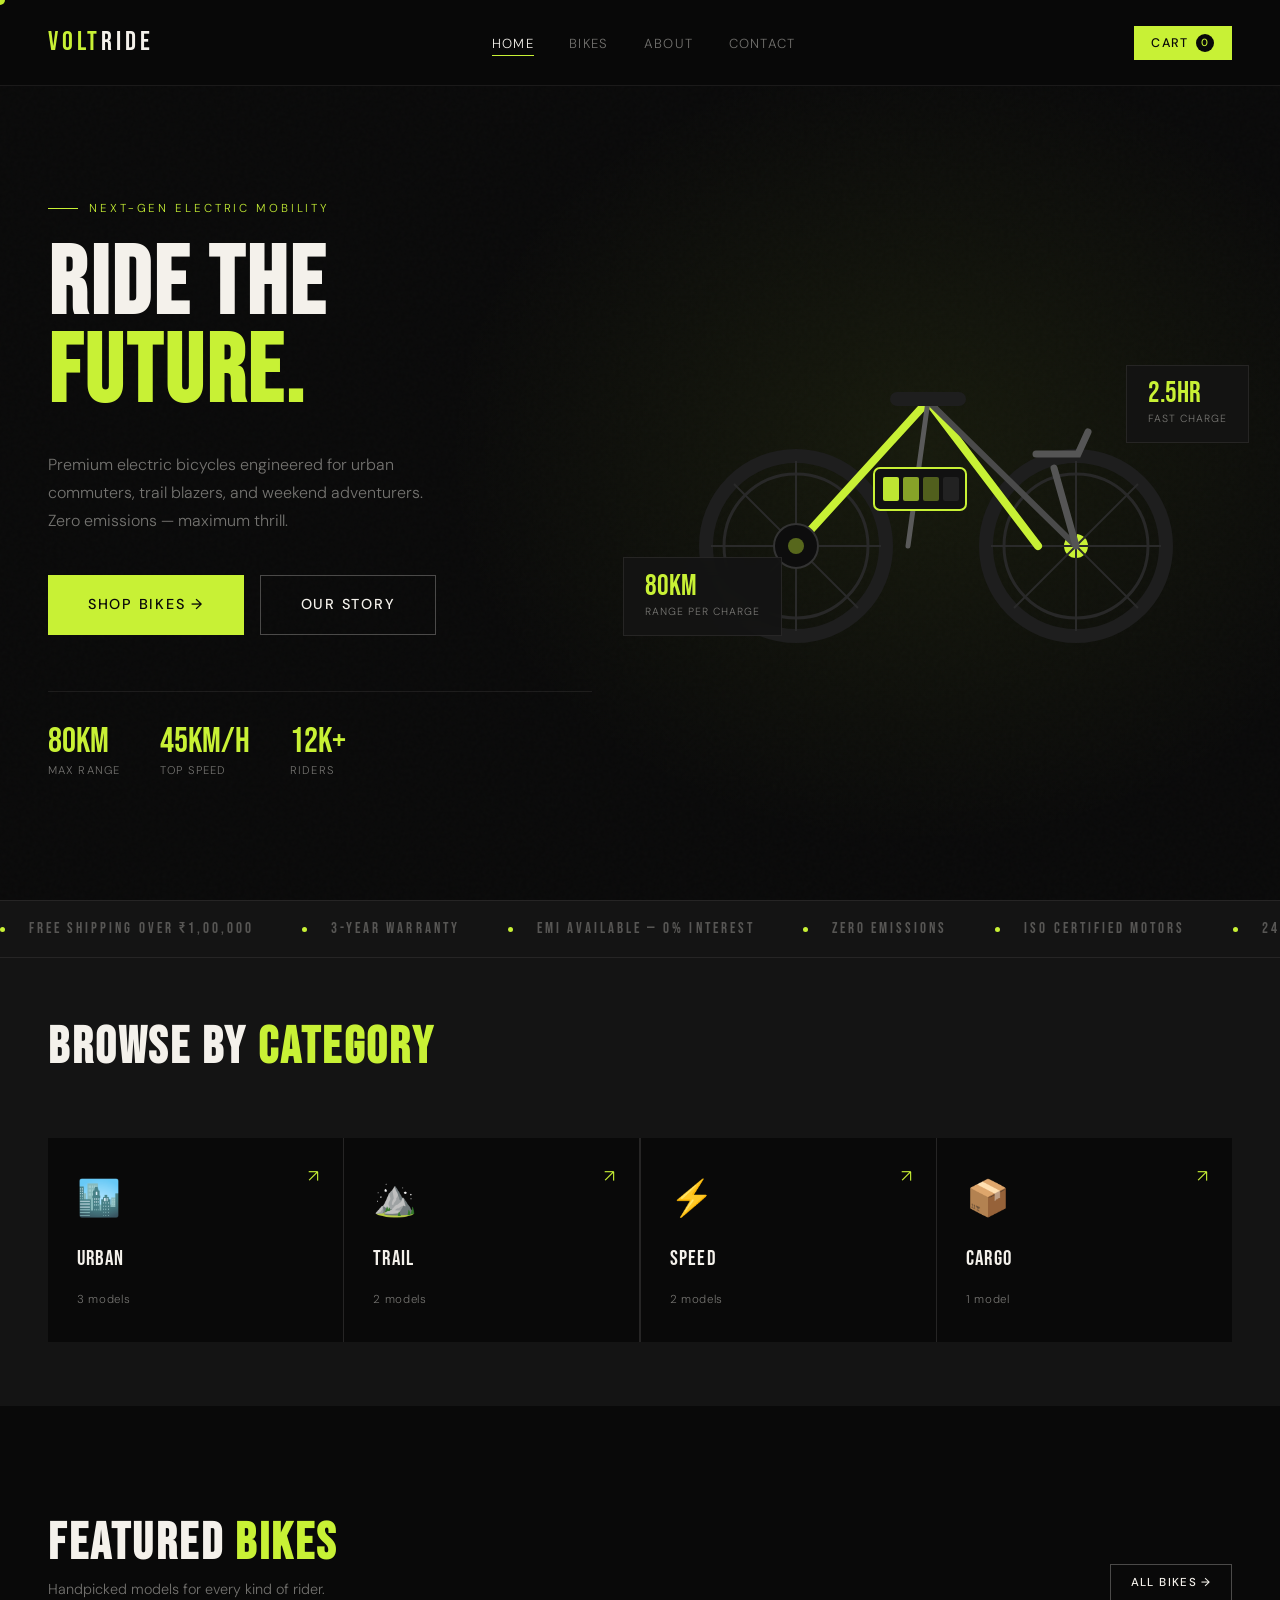
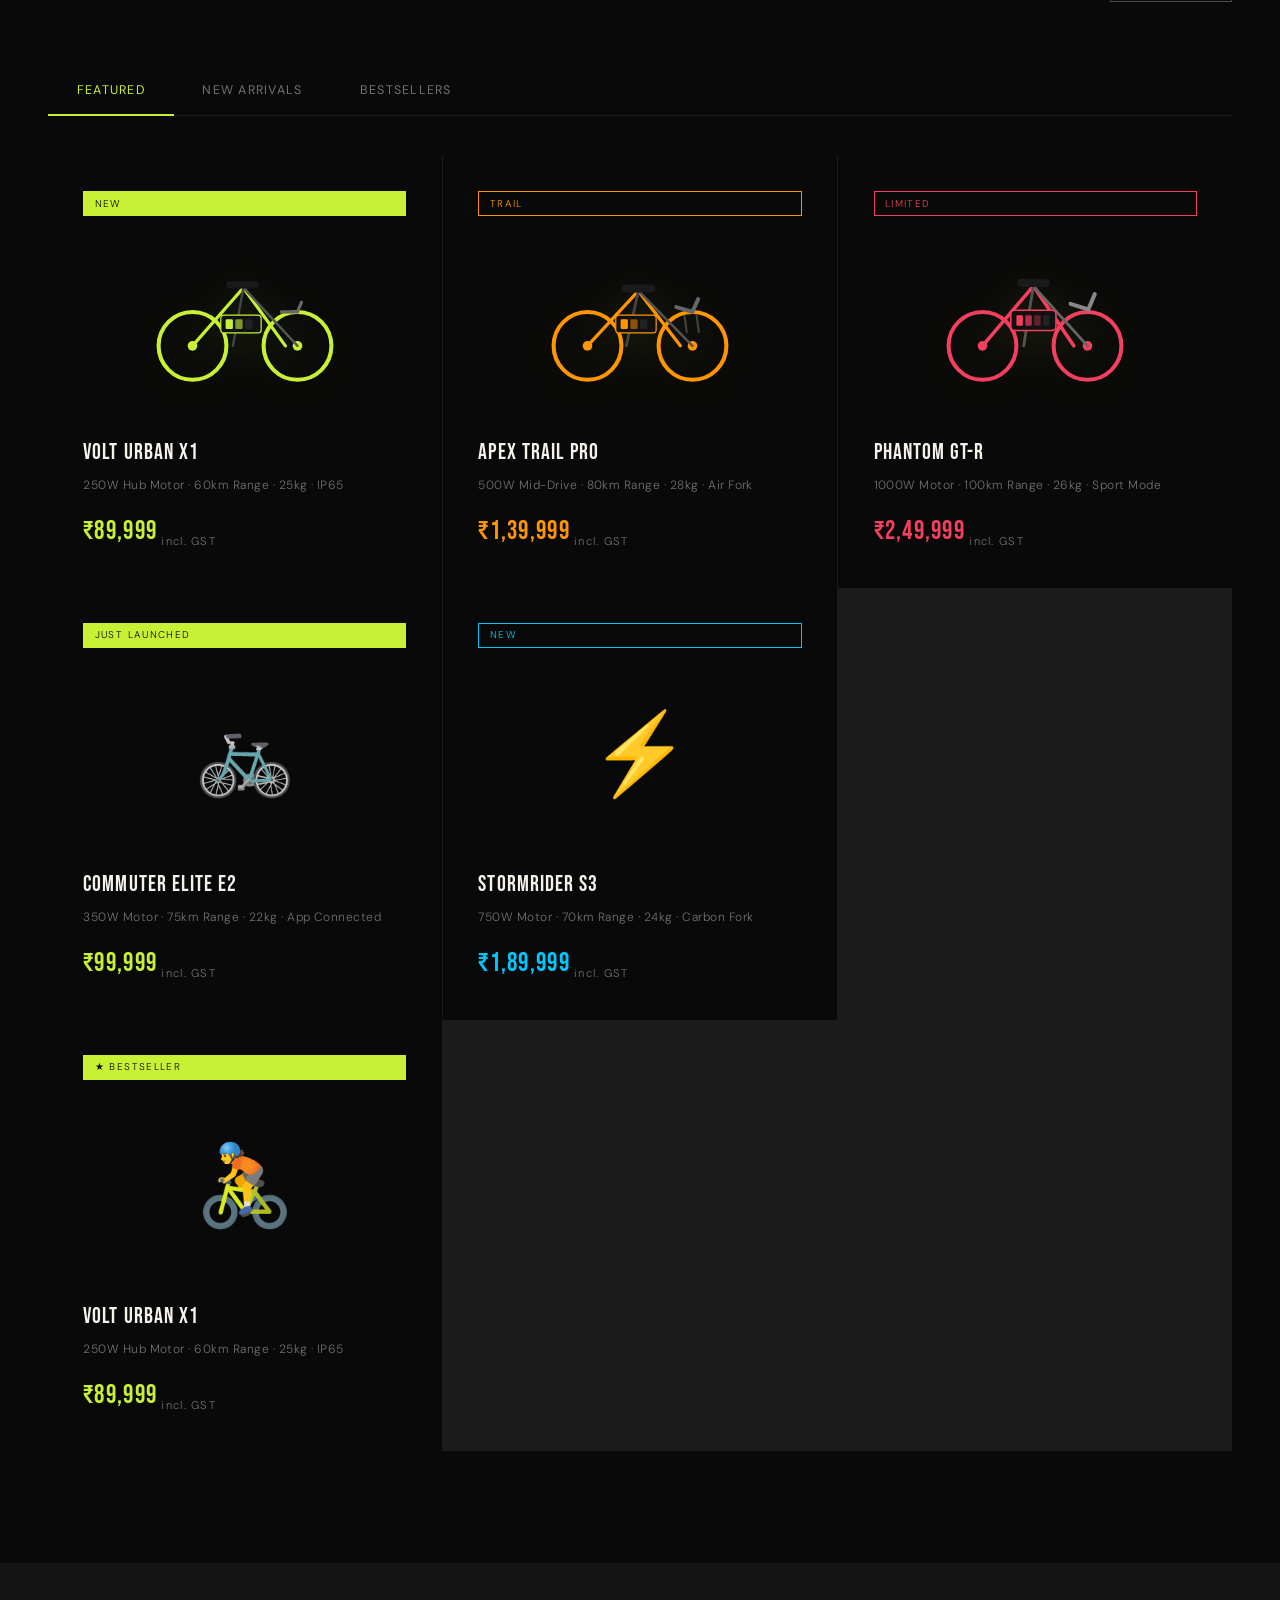
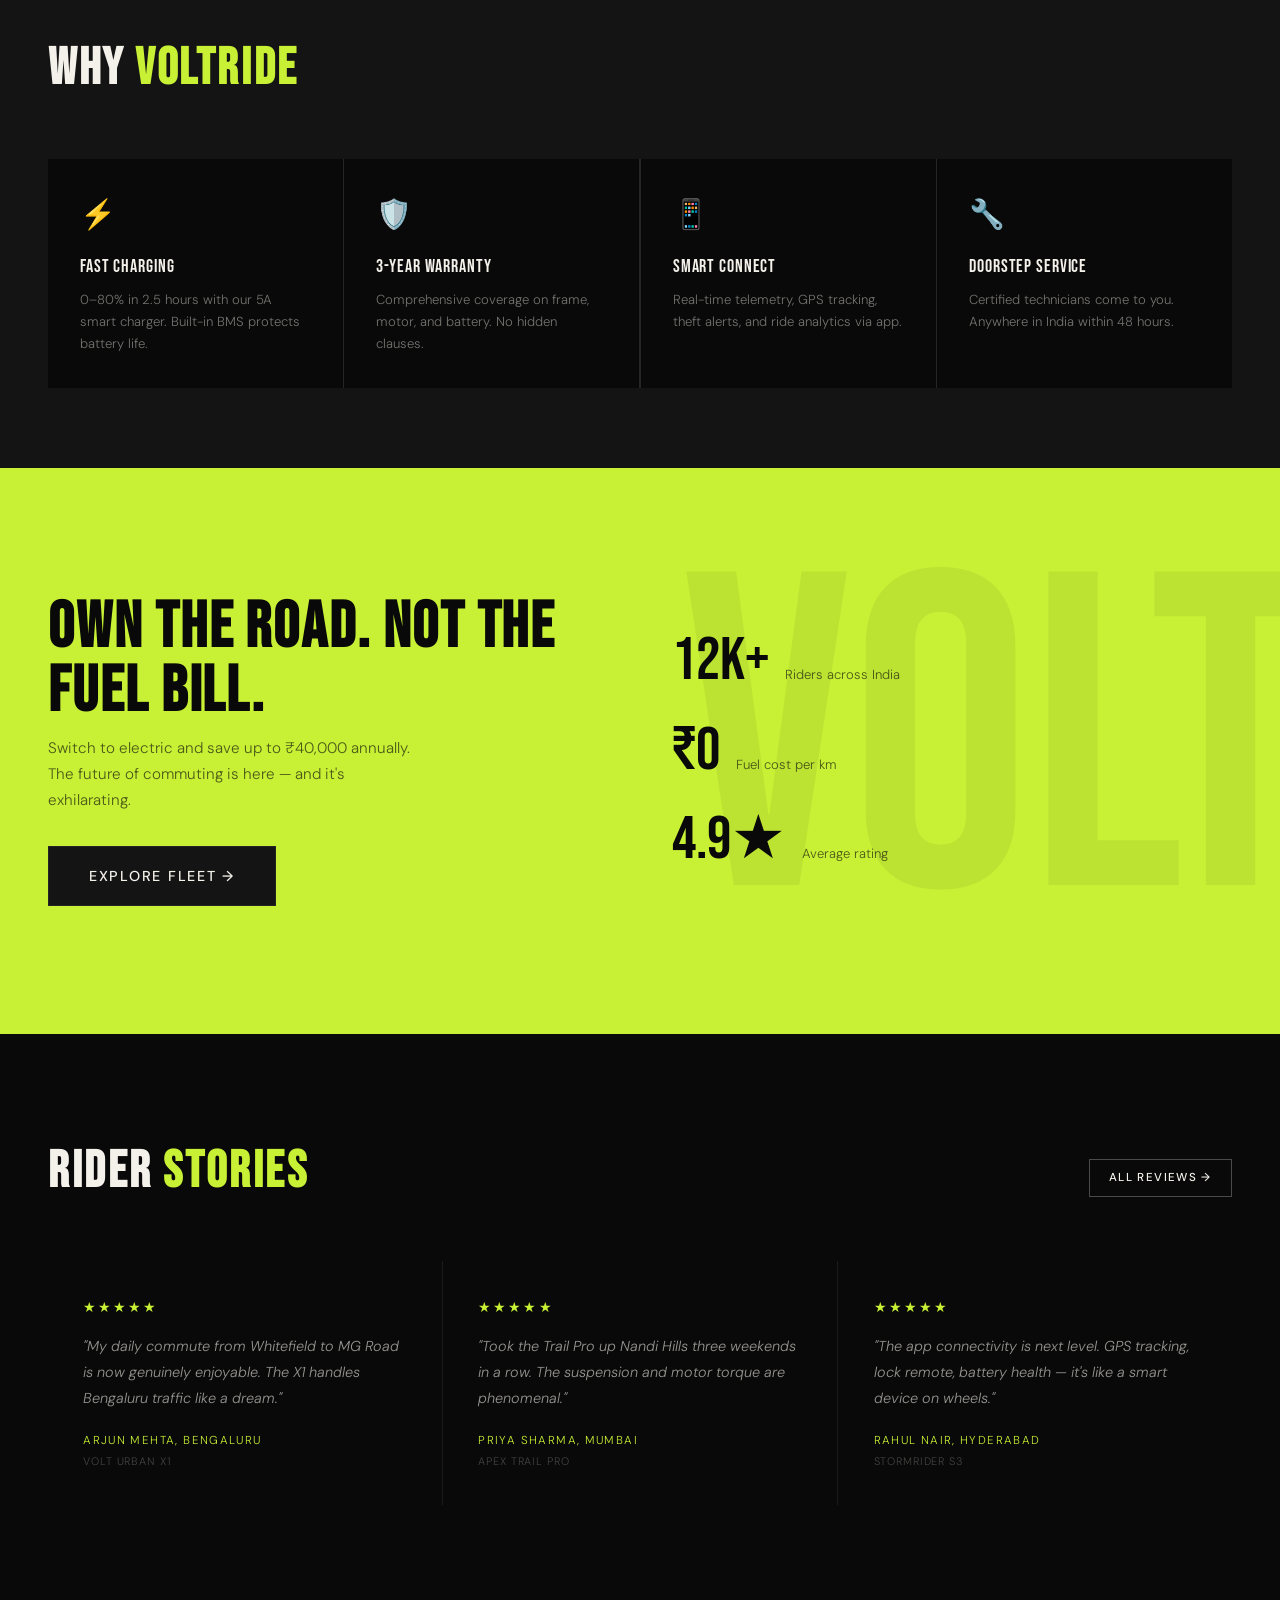
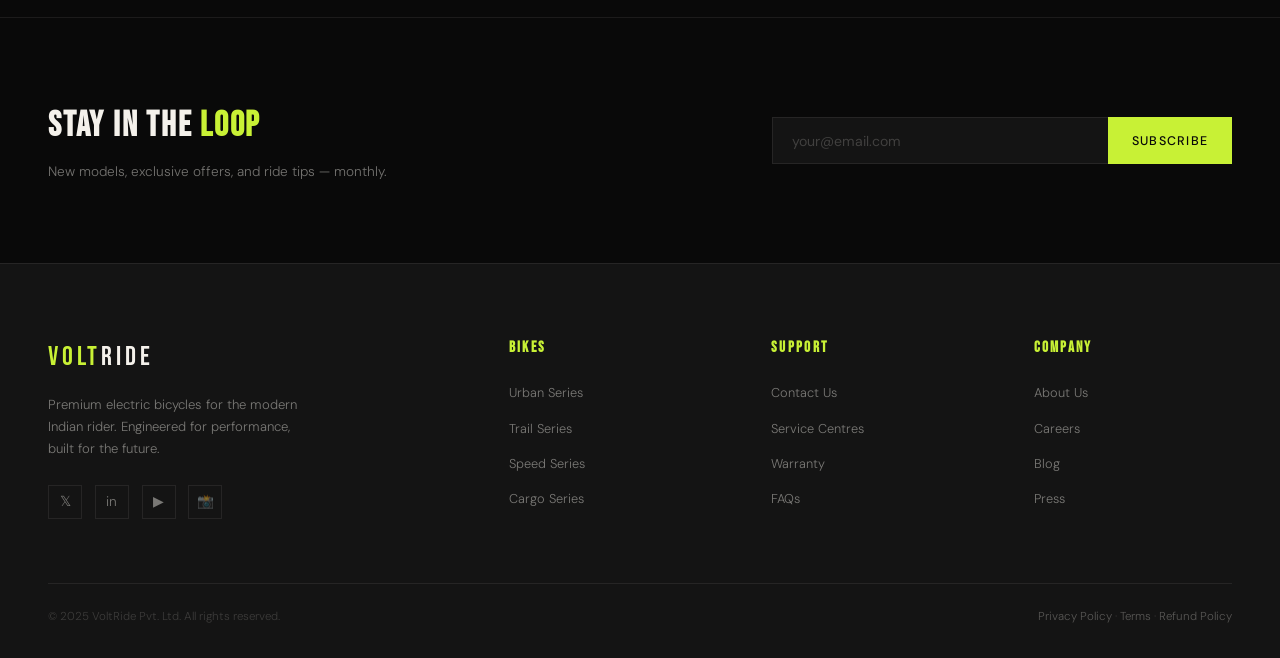
<file: index.html>
<!DOCTYPE html>
<html lang="en">
<head>
   <!-- Google Tag Manager -->
<script>(function(w,d,s,l,i){w[l]=w[l]||[];w[l].push({'gtm.start':
new Date().getTime(),event:'gtm.js'});var f=d.getElementsByTagName(s)[0],
j=d.createElement(s),dl=l!='dataLayer'?'&l='+l:'';j.async=true;j.src=
'https://www.googletagmanager.com/gtm.js?id='+i+dl;f.parentNode.insertBefore(j,f);
})(window,document,'script','dataLayer','GTM-PG5LNXJS');</script>
<!-- End Google Tag Manager -->
  <!-- Google tag (gtag.js) -->
<script async src="https://www.googletagmanager.com/gtag/js?id=G-JZGEN7ZBJ4"></script>
<script>
  window.dataLayer = window.dataLayer || [];
  function gtag(){dataLayer.push(arguments);}
  gtag('js', new Date());

  gtag('config', 'G-JZGEN7ZBJ4');
</script>
  <meta charset="UTF-8"/>
  <meta name="viewport" content="width=device-width, initial-scale=1.0"/>
  <title>VoltRide — Premium Electric Bicycles</title>
  <meta name="description" content="India's finest electric bicycles. Zero emissions, maximum thrill."/>
  <link rel="stylesheet" href="style.css"/>
  <style>
    /* ── Hero ── */
    .hero {
      min-height: 100vh;
      display: grid; grid-template-columns: 1fr 1fr;
      padding: 0 3rem; padding-top: 80px;
      position: relative; overflow: hidden;
      align-items: center;
    }
    .hero-bg {
      position: absolute; inset: 0;
      background: radial-gradient(ellipse 55% 65% at 72% 50%, rgba(200,241,53,.07) 0%, transparent 68%);
      pointer-events: none;
    }
    .hero-noise {
      position: absolute; inset: 0;
      background-image: url("data:image/svg+xml,%3Csvg viewBox='0 0 256 256' xmlns='http://www.w3.org/2000/svg'%3E%3Cfilter id='n'%3E%3CfeTurbulence type='fractalNoise' baseFrequency='0.9' numOctaves='4' stitchTiles='stitch'/%3E%3C/filter%3E%3Crect width='100%25' height='100%25' filter='url(%23n)' opacity='0.04'/%3E%3C/svg%3E");
      pointer-events: none; opacity: .5;
    }
    .hero-content { z-index: 2; padding-right: 3rem; }
    .hero-eyebrow {
      font-size: .72rem; letter-spacing: .25em; text-transform: uppercase;
      color: var(--volt); margin-bottom: 1.5rem;
      display: flex; align-items: center; gap: .7rem;
    }
    .hero-eyebrow::before { content: ''; width: 30px; height: 1px; background: var(--volt); }
    .hero-title {
      font-family: 'Bebas Neue', sans-serif;
      font-size: clamp(4rem,7.5vw,8rem);
      line-height: .92; letter-spacing: .03em;
      margin-bottom: 2rem;
    }
    .hero-title .line2 { color: var(--volt); display: block; }
    .hero-desc {
      font-size: 1rem; line-height: 1.75;
      color: var(--muted); max-width: 400px;
      margin-bottom: 2.5rem;
    }
    .hero-cta { display: flex; gap: 1rem; flex-wrap: wrap; }
    .hero-stats {
      display: flex; gap: 2.5rem;
      margin-top: 3.5rem;
      padding-top: 2rem;
      border-top: 1px solid var(--border);
    }
    .hero-stat-num {
      font-family: 'Bebas Neue', sans-serif;
      font-size: 2.2rem; color: var(--volt); line-height: 1;
    }
    .hero-stat-label { font-size: .7rem; letter-spacing: .1em; text-transform: uppercase; color: var(--muted); margin-top: .2rem; }

    .hero-visual {
      z-index: 2; display: flex; align-items: center; justify-content: center;
      position: relative;
    }
    .hero-bike-wrap { position: relative; width: 100%; max-width: 580px; }
    .hero-bike-wrap svg { animation: float 4.5s ease-in-out infinite; filter: var(--shadow); }
    .stat-float {
      position: absolute;
      background: rgba(20,20,20,.92);
      border: 1px solid var(--border);
      backdrop-filter: blur(10px);
      padding: .9rem 1.3rem;
    }
    .stat-float:nth-child(2) { bottom: 8%; left: -4%; }
    .stat-float:nth-child(3) { top: 14%; right: -4%; }
    .sf-val { font-family: 'Bebas Neue', sans-serif; font-size: 1.8rem; color: var(--volt); line-height: 1; }
    .sf-lbl { font-size: .65rem; letter-spacing: .1em; text-transform: uppercase; color: var(--muted); margin-top: .15rem; }

    /* ── Category strip ── */
    .cat-strip { padding: 4rem 3rem; background: var(--mid); }
    .cat-grid { display: grid; grid-template-columns: repeat(4,1fr); gap: 1.5px; background: var(--border); }
    .cat-item {
      background: var(--black);
      padding: 2rem 1.8rem;
      display: flex; flex-direction: column; gap: 1rem;
      cursor: none; transition: background .3s;
      position: relative; overflow: hidden;
    }
    .cat-item:hover { background: #151515; }
    .cat-item:hover .cat-arrow { transform: translate(4px,-4px); }
    .cat-icon { font-size: 2.2rem; }
    .cat-name { font-family: 'Bebas Neue', sans-serif; font-size: 1.3rem; letter-spacing: .06em; }
    .cat-count { font-size: .72rem; color: var(--muted); letter-spacing: .06em; }
    .cat-arrow {
      position: absolute; top: 1.5rem; right: 1.5rem;
      color: var(--volt); font-size: 1.1rem;
      transition: transform .25s var(--spring);
    }

    /* ── Tabs strip ── */
    .tabs-strip { display: flex; gap: 0; border-bottom: 1px solid var(--border); }
    .tab-btn {
      background: none; border: none; border-bottom: 2px solid transparent;
      color: var(--muted); padding: 1rem 1.8rem;
      font-family: 'DM Sans', sans-serif;
      font-size: .78rem; letter-spacing: .1em; text-transform: uppercase;
      transition: color .2s, border-color .2s;
      margin-bottom: -1px;
    }
    .tab-btn:hover { color: var(--white); }
    .tab-btn.active { color: var(--volt); border-bottom-color: var(--volt); }
    .tab-panel { display: none; }
    .tab-panel.active { display: block; }

    /* ── About teaser ── */
    .about-teaser {
      display: grid; grid-template-columns: 1fr 1fr;
      align-items: center; gap: 6rem;
    }
    .about-visual {
      position: relative;
      background: var(--mid);
      border: 1px solid var(--border);
      padding: 3rem;
      display: flex; align-items: center; justify-content: center;
      min-height: 360px;
    }
    .about-badge {
      position: absolute; top: -1px; left: -1px;
      background: var(--volt); color: var(--black);
      font-family: 'Bebas Neue', sans-serif;
      font-size: .85rem; letter-spacing: .15em;
      padding: .4rem 1rem;
    }
    .about-nums { display: flex; flex-direction: column; gap: 2rem; }
    .about-num-val { font-family: 'Bebas Neue', sans-serif; font-size: 3.5rem; color: var(--volt); line-height: 1; }
    .about-num-lbl { font-size: .8rem; color: var(--muted); letter-spacing: .06em; }

    @media (max-width: 900px) {
      .hero { grid-template-columns: 1fr; padding: 1.5rem; padding-top: 100px; min-height: auto; }
      .hero-content { padding-right: 0; }
      .hero-visual { display: none; }
      .cat-grid { grid-template-columns: 1fr 1fr; }
      .about-teaser { grid-template-columns: 1fr; gap: 3rem; }
    }
    @media (max-width: 600px) {
      .cat-grid { grid-template-columns: 1fr; }
    }
  </style>
</head>
<body>
   <!-- Google Tag Manager (noscript) -->
<noscript><iframe src="https://www.googletagmanager.com/ns.html?id=GTM-PG5LNXJS"
height="0" width="0" style="display:none;visibility:hidden"></iframe></noscript>
<!-- End Google Tag Manager (noscript) -->

<div class="cursor" id="cursor"></div>
<div class="toast" id="toast"></div>

<!-- NAV -->
<nav class="nav">
  <a class="nav-logo" href="index.html"><span class="accent">VOLT</span>RIDE</a>
  <ul class="nav-links">
    <li><a href="index.html" class="active">Home</a></li>
    <li><a href="bikes.html">Bikes</a></li>
    <li><a href="about.html">About</a></li>
    <li><a href="contact.html">Contact</a></li>
  </ul>
  <div class="nav-actions">
    <button class="nav-cart-btn" onclick="openCart()">
      Cart <span class="cart-badge" id="cartCount">0</span>
    </button>
    <button class="nav-hamburger" onclick="openMobileMenu()">
      <span></span><span></span><span></span>
    </button>
  </div>
</nav>

<!-- MOBILE MENU -->
<div class="mobile-menu" id="mobileMenu">
  <button class="mobile-close" onclick="closeMobileMenu()">✕</button>
  <a href="index.html" onclick="closeMobileMenu()">Home</a>
  <a href="bikes.html" onclick="closeMobileMenu()">Bikes</a>
  <a href="about.html" onclick="closeMobileMenu()">About</a>
  <a href="contact.html" onclick="closeMobileMenu()">Contact</a>
</div>

<!-- CART DRAWER -->
<div class="cart-overlay" id="cartOverlay" onclick="closeCart()"></div>
<div class="cart-drawer" id="cartDrawer">
  <div class="cart-head">
    <h3>Cart</h3>
    <button class="cart-close" onclick="closeCart()">✕</button>
  </div>
  <div class="cart-body" id="cartBody"></div>
  <div class="cart-foot">
    <div class="cart-total">
      <span class="cart-total-label">Total</span>
      <span class="cart-total-price" id="cartTotal">₹0</span>
    </div>
    <button class="btn btn-volt" style="width:100%;justify-content:center" onclick="checkout()">Checkout →</button>
    <br/>
    <a href="cart.html" style="display:block;text-align:center;margin-top:.8rem;font-size:.75rem;color:var(--muted)">View full cart</a>
  </div>
</div>

<!-- ══ HERO ══════════════════════════════════════════════════ -->
<section class="hero">
  <div class="hero-bg"></div>
  <div class="hero-noise"></div>
  <div class="hero-content">
    <p class="hero-eyebrow anim-fadeup">Next-Gen Electric Mobility</p>
    <h1 class="hero-title anim-fadeup delay-1">
      Ride The
      <span class="line2">Future.</span>
    </h1>
    <p class="hero-desc anim-fadeup delay-2">Premium electric bicycles engineered for urban commuters, trail blazers, and weekend adventurers. Zero emissions — maximum thrill.</p>
    <div class="hero-cta anim-fadeup delay-3">
      <a href="bikes.html" class="btn btn-volt btn-lg">Shop Bikes →</a>
      <a href="about.html" class="btn btn-outline btn-lg">Our Story</a>
    </div>
    <div class="hero-stats anim-fadeup delay-4">
      <div>
        <div class="hero-stat-num">80km</div>
        <div class="hero-stat-label">Max Range</div>
      </div>
      <div>
        <div class="hero-stat-num">45km/h</div>
        <div class="hero-stat-label">Top Speed</div>
      </div>
      <div>
        <div class="hero-stat-num">12K+</div>
        <div class="hero-stat-label">Riders</div>
      </div>
    </div>
  </div>
  <div class="hero-visual anim-fadein delay-2">
    <div class="hero-bike-wrap">
      <svg viewBox="0 0 580 340" fill="none" xmlns="http://www.w3.org/2000/svg">
        <circle cx="150" cy="230" r="90" stroke="#1e1e1e" stroke-width="14"/>
        <circle cx="150" cy="230" r="72" stroke="#282828" stroke-width="3"/>
        <circle cx="150" cy="230" r="12" fill="var(--volt)"/>
        <line x1="150" y1="145" x2="150" y2="315" stroke="#2a2a2a" stroke-width="2"/>
        <line x1="65" y1="230" x2="235" y2="230" stroke="#2a2a2a" stroke-width="2"/>
        <line x1="88" y1="168" x2="212" y2="292" stroke="#2a2a2a" stroke-width="2"/>
        <line x1="88" y1="292" x2="212" y2="168" stroke="#2a2a2a" stroke-width="2"/>
        <circle cx="430" cy="230" r="90" stroke="#1e1e1e" stroke-width="14"/>
        <circle cx="430" cy="230" r="72" stroke="#282828" stroke-width="3"/>
        <circle cx="430" cy="230" r="12" fill="var(--volt)"/>
        <line x1="430" y1="145" x2="430" y2="315" stroke="#2a2a2a" stroke-width="2"/>
        <line x1="345" y1="230" x2="515" y2="230" stroke="#2a2a2a" stroke-width="2"/>
        <line x1="368" y1="168" x2="492" y2="292" stroke="#2a2a2a" stroke-width="2"/>
        <line x1="368" y1="292" x2="492" y2="168" stroke="#2a2a2a" stroke-width="2"/>
        <path d="M150 230 L282 85 L392 230" stroke="var(--volt)" stroke-width="8" stroke-linecap="round" stroke-linejoin="round" fill="none"/>
        <path d="M282 85 L430 230" stroke="#4a4a4a" stroke-width="6" stroke-linecap="round"/>
        <path d="M282 85 L262 230" stroke="#5a5a5a" stroke-width="5" stroke-linecap="round"/>
        <rect x="228" y="152" width="92" height="42" rx="6" fill="#111" stroke="var(--volt)" stroke-width="2"/>
        <rect x="237" y="161" width="16" height="24" rx="2" fill="var(--volt)" opacity=".95"/>
        <rect x="257" y="161" width="16" height="24" rx="2" fill="var(--volt)" opacity=".65"/>
        <rect x="277" y="161" width="16" height="24" rx="2" fill="var(--volt)" opacity=".35"/>
        <rect x="297" y="161" width="16" height="24" rx="2" fill="#222"/>
        <path d="M390 138 L432 138 L442 116" stroke="#555" stroke-width="7" stroke-linecap="round" fill="none"/>
        <path d="M408 152 L430 230" stroke="#555" stroke-width="7" stroke-linecap="round"/>
        <rect x="244" y="76" width="76" height="14" rx="7" fill="#1e1e1e"/>
        <circle cx="150" cy="230" r="22" fill="#0d0d0d" stroke="#333" stroke-width="2"/>
        <circle cx="150" cy="230" r="8" fill="var(--volt)" opacity=".4"/>
      </svg>
      <div class="stat-float">
        <div class="sf-val">80km</div>
        <div class="sf-lbl">Range per charge</div>
      </div>
      <div class="stat-float">
        <div class="sf-val">2.5hr</div>
        <div class="sf-lbl">Fast charge</div>
      </div>
    </div>
  </div>
</section>

<!-- MARQUEE -->
<div class="marquee-wrap">
  <div class="marquee-track">
    <span class="marquee-item"><span class="marquee-dot"></span>FREE SHIPPING OVER ₹1,00,000</span>
    <span class="marquee-item"><span class="marquee-dot"></span>3-YEAR WARRANTY</span>
    <span class="marquee-item"><span class="marquee-dot"></span>EMI AVAILABLE — 0% INTEREST</span>
    <span class="marquee-item"><span class="marquee-dot"></span>ZERO EMISSIONS</span>
    <span class="marquee-item"><span class="marquee-dot"></span>ISO CERTIFIED MOTORS</span>
    <span class="marquee-item"><span class="marquee-dot"></span>24/7 ROADSIDE ASSISTANCE</span>
    <span class="marquee-item"><span class="marquee-dot"></span>MADE FOR INDIAN ROADS</span>
    <span class="marquee-item"><span class="marquee-dot"></span>FREE SHIPPING OVER ₹1,00,000</span>
    <span class="marquee-item"><span class="marquee-dot"></span>3-YEAR WARRANTY</span>
    <span class="marquee-item"><span class="marquee-dot"></span>EMI AVAILABLE — 0% INTEREST</span>
    <span class="marquee-item"><span class="marquee-dot"></span>ZERO EMISSIONS</span>
    <span class="marquee-item"><span class="marquee-dot"></span>ISO CERTIFIED MOTORS</span>
    <span class="marquee-item"><span class="marquee-dot"></span>24/7 ROADSIDE ASSISTANCE</span>
    <span class="marquee-item"><span class="marquee-dot"></span>MADE FOR INDIAN ROADS</span>
  </div>
</div>

<!-- CATEGORIES -->
<section class="cat-strip reveal">
  <div class="section-header">
    <h2 class="section-title">Browse by <span class="accent">Category</span></h2>
  </div>
  <div class="cat-grid">
    <a href="bikes.html?cat=urban" class="cat-item">
      <div class="cat-icon">🏙️</div>
      <div class="cat-name">Urban</div>
      <div class="cat-count">3 models</div>
      <span class="cat-arrow">↗</span>
    </a>
    <a href="bikes.html?cat=trail" class="cat-item">
      <div class="cat-icon">⛰️</div>
      <div class="cat-name">Trail</div>
      <div class="cat-count">2 models</div>
      <span class="cat-arrow">↗</span>
    </a>
    <a href="bikes.html?cat=speed" class="cat-item">
      <div class="cat-icon">⚡</div>
      <div class="cat-name">Speed</div>
      <div class="cat-count">2 models</div>
      <span class="cat-arrow">↗</span>
    </a>
    <a href="bikes.html?cat=cargo" class="cat-item">
      <div class="cat-icon">📦</div>
      <div class="cat-name">Cargo</div>
      <div class="cat-count">1 model</div>
      <span class="cat-arrow">↗</span>
    </a>
  </div>
</section>

<!-- FEATURED BIKES -->
<section class="section reveal" id="bikes">
  <div class="section-header">
    <div>
      <h2 class="section-title">Featured <span class="accent">Bikes</span></h2>
      <p class="section-sub" style="margin-top:.5rem">Handpicked models for every kind of rider.</p>
    </div>
    <a href="bikes.html" class="btn btn-outline btn-sm">All Bikes →</a>
  </div>

  <!-- Tabs -->
  <div class="tabs-strip" style="margin-bottom:2.5rem">
    <button class="tab-btn active" data-tab-btn="featured">Featured</button>
    <button class="tab-btn" data-tab-btn="new">New Arrivals</button>
    <button class="tab-btn" data-tab-btn="bestseller">Bestsellers</button>
  </div>

  <div data-tab-panel="featured" class="active">
    <div class="products-grid">
      <!-- Card 1 -->
      <div class="product-card" data-category="urban">
        <span class="tag tag-filled-volt" style="margin-bottom:1rem">New</span>
        <div class="card-img">
          <svg viewBox="0 0 260 160" width="210" fill="none"><circle cx="65" cy="110" r="42" stroke="var(--volt)" stroke-width="5"/><circle cx="65" cy="110" r="6" fill="var(--volt)"/><circle cx="195" cy="110" r="42" stroke="var(--volt)" stroke-width="5"/><circle cx="195" cy="110" r="6" fill="var(--volt)"/><path d="M65 110 L128 38 L180 110" stroke="var(--volt)" stroke-width="4" stroke-linecap="round" stroke-linejoin="round" fill="none"/><path d="M128 38 L195 110" stroke="#555" stroke-width="3" stroke-linecap="round"/><path d="M128 38 L115 110" stroke="#444" stroke-width="3" stroke-linecap="round"/><rect x="100" y="72" width="50" height="22" rx="4" fill="#111" stroke="var(--volt)" stroke-width="1.5"/><rect x="106" y="77" width="9" height="12" rx="1.5" fill="var(--volt)"/><rect x="118" y="77" width="9" height="12" rx="1.5" fill="var(--volt)" opacity=".6"/><rect x="130" y="77" width="9" height="12" rx="1.5" fill="#222"/><path d="M175 68 L195 68 L200 56" stroke="#666" stroke-width="4" stroke-linecap="round" fill="none"/><rect x="107" y="30" width="40" height="9" rx="4.5" fill="#1a1a1a"/></svg>
        </div>
        <div class="card-name">VOLT URBAN X1</div>
        <div class="card-spec">250W Hub Motor · 60km Range · 25kg · IP65</div>
        <div class="card-footer">
          <div class="card-price">₹89,999<sub> incl. GST</sub></div>
          <button class="card-add btn" onclick="VoltCart.add('VOLT URBAN X1', 89999); showToast('⚡ VOLT URBAN X1 added!')">Add to Cart</button>
        </div>
      </div>
      <!-- Card 2 -->
      <div class="product-card" data-category="trail">
        <span class="tag tag-orange" style="margin-bottom:1rem">Trail</span>
        <div class="card-img">
          <svg viewBox="0 0 260 160" width="210" fill="none"><circle cx="65" cy="110" r="42" stroke="#ff9500" stroke-width="5"/><circle cx="65" cy="110" r="6" fill="#ff9500"/><circle cx="195" cy="110" r="42" stroke="#ff9500" stroke-width="5"/><circle cx="195" cy="110" r="6" fill="#ff9500"/><path d="M65 110 L128 42 L180 110" stroke="#ff9500" stroke-width="4" stroke-linecap="round" stroke-linejoin="round" fill="none"/><path d="M128 42 L195 110" stroke="#555" stroke-width="3" stroke-linecap="round"/><path d="M128 42 L113 110" stroke="#444" stroke-width="3.5" stroke-linecap="round"/><rect x="100" y="72" width="50" height="22" rx="4" fill="#111" stroke="#ff9500" stroke-width="1.5"/><rect x="106" y="77" width="9" height="12" rx="1.5" fill="#ff9500"/><rect x="118" y="77" width="9" height="12" rx="1.5" fill="#ff9500" opacity=".5"/><rect x="130" y="77" width="9" height="12" rx="1.5" fill="#222"/><path d="M175 62 L195 68 L202 52" stroke="#666" stroke-width="5" stroke-linecap="round" fill="none"/><rect x="107" y="34" width="42" height="10" rx="5" fill="#1a1a1a"/><line x1="185" y1="72" x2="188" y2="94" stroke="#444" stroke-width="2.5"/><line x1="200" y1="72" x2="203" y2="94" stroke="#444" stroke-width="2.5"/></svg>
        </div>
        <div class="card-name">APEX TRAIL PRO</div>
        <div class="card-spec">500W Mid-Drive · 80km Range · 28kg · Air Fork</div>
        <div class="card-footer">
          <div class="card-price" style="color:#ff9500">₹1,39,999<sub> incl. GST</sub></div>
          <button class="card-add btn" style="background:#ff9500" onclick="VoltCart.add('APEX TRAIL PRO', 139999, '#ff9500', '⛰️'); showToast('⛰️ APEX TRAIL PRO added!')">Add to Cart</button>
        </div>
      </div>
      <!-- Card 3 -->
      <div class="product-card" data-category="speed">
        <span class="tag tag-red" style="margin-bottom:1rem">Limited</span>
        <div class="card-img">
          <svg viewBox="0 0 260 160" width="210" fill="none"><circle cx="65" cy="110" r="42" stroke="#f43f5e" stroke-width="5"/><circle cx="65" cy="110" r="6" fill="#f43f5e"/><circle cx="195" cy="110" r="42" stroke="#f43f5e" stroke-width="5"/><circle cx="195" cy="110" r="6" fill="#f43f5e"/><path d="M65 110 L128 36 L178 110" stroke="#f43f5e" stroke-width="4.5" stroke-linecap="round" stroke-linejoin="round" fill="none"/><path d="M128 36 L195 110" stroke="#666" stroke-width="3.5" stroke-linecap="round"/><path d="M128 36 L116 110" stroke="#555" stroke-width="3.5" stroke-linecap="round"/><rect x="100" y="66" width="56" height="25" rx="5" fill="#111" stroke="#f43f5e" stroke-width="2"/><rect x="107" y="72" width="8" height="13" rx="1.5" fill="#f43f5e"/><rect x="118" y="72" width="8" height="13" rx="1.5" fill="#f43f5e" opacity=".7"/><rect x="129" y="72" width="8" height="13" rx="1.5" fill="#f43f5e" opacity=".35"/><rect x="140" y="72" width="8" height="13" rx="1.5" fill="#222"/><path d="M174 58 L196 65 L204 46" stroke="#888" stroke-width="5" stroke-linecap="round" fill="none"/><rect x="108" y="27" width="40" height="10" rx="5" fill="#1a1a1a"/></svg>
        </div>
        <div class="card-name">PHANTOM GT-R</div>
        <div class="card-spec">1000W Motor · 100km Range · 26kg · Sport Mode</div>
        <div class="card-footer">
          <div class="card-price" style="color:#f43f5e">₹2,49,999<sub> incl. GST</sub></div>
          <button class="card-add btn" style="background:#f43f5e" onclick="VoltCart.add('PHANTOM GT-R', 249999, '#f43f5e', '🏎️'); showToast('🏎️ PHANTOM GT-R added!')">Add to Cart</button>
        </div>
      </div>
    </div>
  </div>

  <div data-tab-panel="new">
    <div class="products-grid">
      <div class="product-card">
        <span class="tag tag-filled-volt" style="margin-bottom:1rem">Just Launched</span>
        <div class="card-img" style="font-size:5rem;color:var(--volt)">🚲</div>
        <div class="card-name">COMMUTER ELITE E2</div>
        <div class="card-spec">350W Motor · 75km Range · 22kg · App Connected</div>
        <div class="card-footer">
          <div class="card-price">₹99,999<sub> incl. GST</sub></div>
          <button class="card-add btn" onclick="VoltCart.add('COMMUTER ELITE E2', 99999); showToast('⚡ COMMUTER ELITE E2 added!')">Add to Cart</button>
        </div>
      </div>
      <div class="product-card">
        <span class="tag tag-blue" style="margin-bottom:1rem">New</span>
        <div class="card-img" style="font-size:5rem;color:#00c8ff">⚡</div>
        <div class="card-name">STORMRIDER S3</div>
        <div class="card-spec">750W Motor · 70km Range · 24kg · Carbon Fork</div>
        <div class="card-footer">
          <div class="card-price" style="color:#00c8ff">₹1,89,999<sub> incl. GST</sub></div>
          <button class="card-add btn" style="background:#00c8ff" onclick="VoltCart.add('STORMRIDER S3', 189999,'#00c8ff','🌩️'); showToast('🌩️ STORMRIDER S3 added!')">Add to Cart</button>
        </div>
      </div>
    </div>
  </div>

  <div data-tab-panel="bestseller">
    <div class="products-grid">
      <div class="product-card">
        <span class="tag tag-filled-volt" style="margin-bottom:1rem">★ Bestseller</span>
        <div class="card-img" style="font-size:5rem;color:var(--volt)">🚴</div>
        <div class="card-name">VOLT URBAN X1</div>
        <div class="card-spec">250W Hub Motor · 60km Range · 25kg · IP65</div>
        <div class="card-footer">
          <div class="card-price">₹89,999<sub> incl. GST</sub></div>
          <button class="card-add btn" onclick="VoltCart.add('VOLT URBAN X1', 89999); showToast('⚡ Added!')">Add to Cart</button>
        </div>
      </div>
    </div>
  </div>
</section>

<!-- FEATURES -->
<section class="section" style="background:var(--mid);padding-top:5rem;padding-bottom:5rem" id="features">
  <div class="section-header reveal">
    <h2 class="section-title">Why <span class="accent">VoltRide</span></h2>
  </div>
  <div class="features-grid reveal">
    <div class="feature-item"><div class="feature-icon">⚡</div><div class="feature-title">Fast Charging</div><p class="feature-text">0–80% in 2.5 hours with our 5A smart charger. Built-in BMS protects battery life.</p></div>
    <div class="feature-item"><div class="feature-icon">🛡️</div><div class="feature-title">3-Year Warranty</div><p class="feature-text">Comprehensive coverage on frame, motor, and battery. No hidden clauses.</p></div>
    <div class="feature-item"><div class="feature-icon">📱</div><div class="feature-title">Smart Connect</div><p class="feature-text">Real-time telemetry, GPS tracking, theft alerts, and ride analytics via app.</p></div>
    <div class="feature-item"><div class="feature-icon">🔧</div><div class="feature-title">Doorstep Service</div><p class="feature-text">Certified technicians come to you. Anywhere in India within 48 hours.</p></div>
  </div>
</section>

<!-- PROMO -->
<div class="promo-banner reveal" data-word="VOLT">
  <div>
    <h2 class="promo-title">Own the Road. Not the Fuel Bill.</h2>
    <p class="promo-sub">Switch to electric and save up to ₹40,000 annually. The future of commuting is here — and it's exhilarating.</p>
    <a href="bikes.html" class="btn btn-dark btn-lg" style="margin-top:2rem">Explore Fleet →</a>
  </div>
  <div class="promo-stats">
    <div class="promo-stat"><div class="promo-stat-num">12K+</div><div class="promo-stat-label">Riders across India</div></div>
    <div class="promo-stat"><div class="promo-stat-num">₹0</div><div class="promo-stat-label">Fuel cost per km</div></div>
    <div class="promo-stat"><div class="promo-stat-num">4.9★</div><div class="promo-stat-label">Average rating</div></div>
  </div>
</div>

<!-- TESTIMONIALS -->
<section class="section reveal" id="reviews">
  <div class="section-header">
    <h2 class="section-title">Rider <span class="accent">Stories</span></h2>
    <a href="about.html#reviews" class="btn btn-outline btn-sm">All Reviews →</a>
  </div>
  <div class="testi-grid">
    <div class="testi-card"><div class="testi-stars">★★★★★</div><p class="testi-text">"My daily commute from Whitefield to MG Road is now genuinely enjoyable. The X1 handles Bengaluru traffic like a dream."</p><div class="testi-author">Arjun Mehta, Bengaluru</div><div class="testi-model">VOLT URBAN X1</div></div>
    <div class="testi-card"><div class="testi-stars">★★★★★</div><p class="testi-text">"Took the Trail Pro up Nandi Hills three weekends in a row. The suspension and motor torque are phenomenal."</p><div class="testi-author">Priya Sharma, Mumbai</div><div class="testi-model">APEX TRAIL PRO</div></div>
    <div class="testi-card"><div class="testi-stars">★★★★★</div><p class="testi-text">"The app connectivity is next level. GPS tracking, lock remote, battery health — it's like a smart device on wheels."</p><div class="testi-author">Rahul Nair, Hyderabad</div><div class="testi-model">STORMRIDER S3</div></div>
  </div>
</section>

<!-- NEWSLETTER -->
<div class="newsletter-strip reveal">
  <div><h3 class="nl-title">Stay in the <span class="text-volt">Loop</span></h3><p class="nl-sub">New models, exclusive offers, and ride tips — monthly.</p></div>
  <div class="nl-form"><input class="nl-input" type="email" id="nlEmail" placeholder="your@email.com"/><button class="nl-btn" onclick="subscribe('nlEmail')">Subscribe</button></div>
</div>

<!-- FOOTER -->
<footer class="footer">
  <div class="footer-top">
    <div class="footer-brand">
      <a class="nav-logo" href="index.html"><span class="accent">VOLT</span>RIDE</a>
      <p>Premium electric bicycles for the modern Indian rider. Engineered for performance, built for the future.</p>
      <div class="footer-social">
        <a href="#">𝕏</a><a href="#">in</a><a href="#">▶</a><a href="#">📸</a>
      </div>
    </div>
    <div class="footer-col"><h4>Bikes</h4><ul><li><a href="bikes.html?cat=urban">Urban Series</a></li><li><a href="bikes.html?cat=trail">Trail Series</a></li><li><a href="bikes.html?cat=speed">Speed Series</a></li><li><a href="bikes.html?cat=cargo">Cargo Series</a></li></ul></div>
    <div class="footer-col"><h4>Support</h4><ul><li><a href="contact.html">Contact Us</a></li><li><a href="#">Service Centres</a></li><li><a href="#">Warranty</a></li><li><a href="#">FAQs</a></li></ul></div>
    <div class="footer-col"><h4>Company</h4><ul><li><a href="about.html">About Us</a></li><li><a href="#">Careers</a></li><li><a href="#">Blog</a></li><li><a href="#">Press</a></li></ul></div>
  </div>
  <div class="footer-bottom">
    <p>© 2025 VoltRide Pvt. Ltd. All rights reserved.</p>
    <p><a href="#">Privacy Policy</a> · <a href="#">Terms</a> · <a href="#">Refund Policy</a></p>
  </div>
</footer>

<script src="script.js"></script>
</body>
</html>
</file>
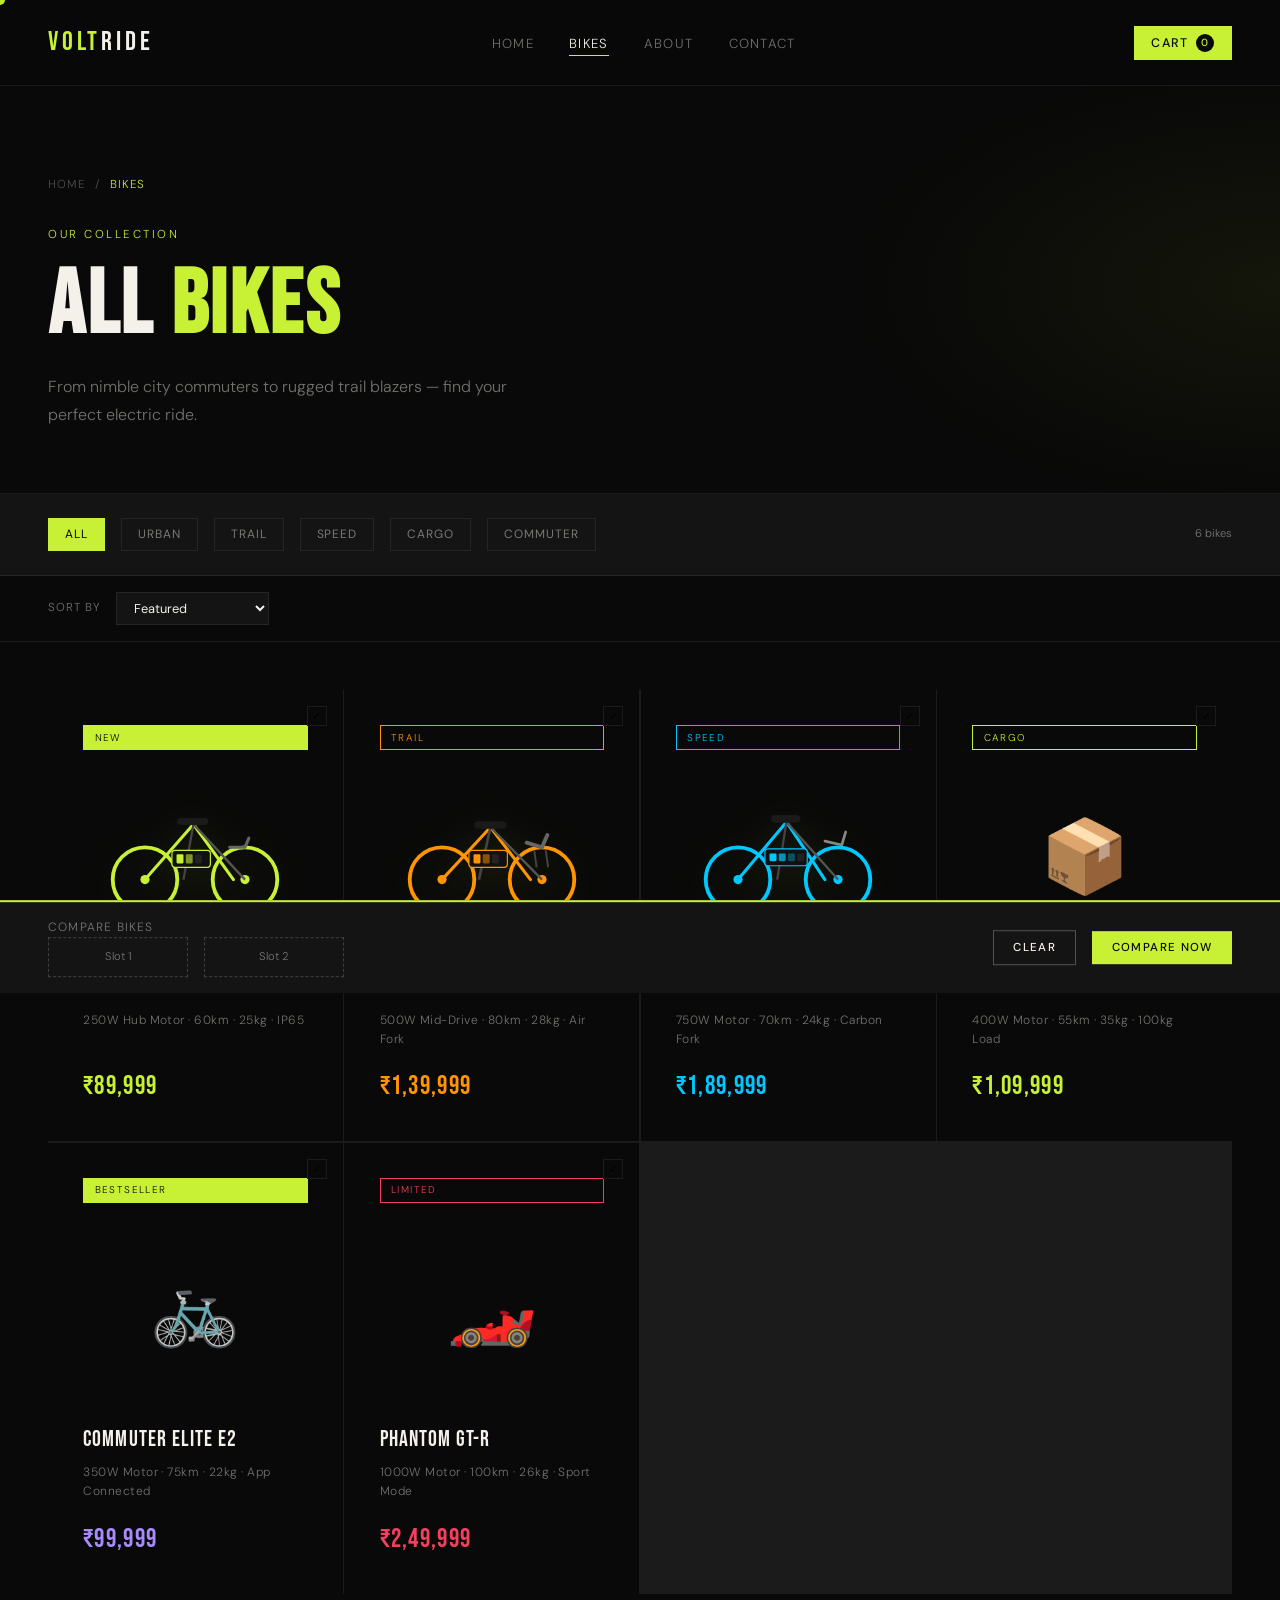
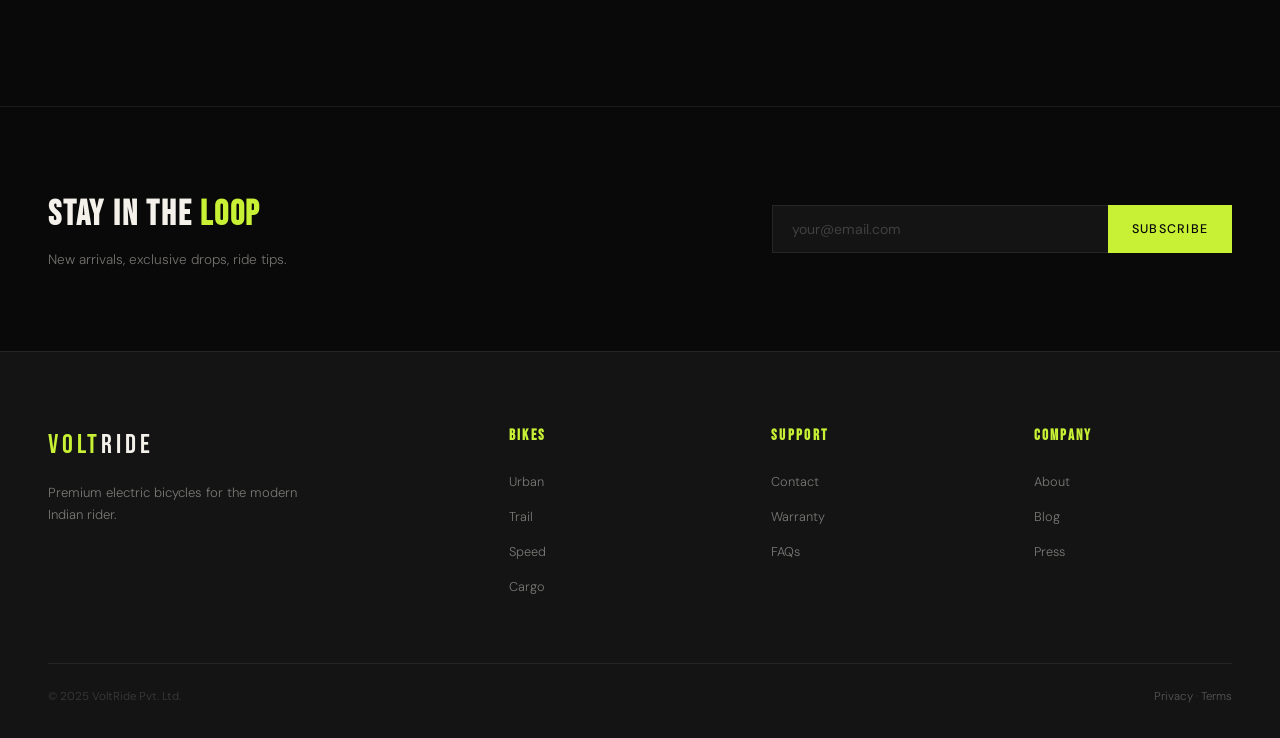
<file: bikes.html>
<!DOCTYPE html>
<html lang="en">
<head>
  <!-- Google Tag Manager -->
<script>(function(w,d,s,l,i){w[l]=w[l]||[];w[l].push({'gtm.start':
new Date().getTime(),event:'gtm.js'});var f=d.getElementsByTagName(s)[0],
j=d.createElement(s),dl=l!='dataLayer'?'&l='+l:'';j.async=true;j.src=
'https://www.googletagmanager.com/gtm.js?id='+i+dl;f.parentNode.insertBefore(j,f);
})(window,document,'script','dataLayer','GTM-PG5LNXJS');</script>
<!-- End Google Tag Manager -->
  <!-- Google tag (gtag.js) -->
<script async src="https://www.googletagmanager.com/gtag/js?id=G-JZGEN7ZBJ4"></script>
<script>
  window.dataLayer = window.dataLayer || [];
  function gtag(){dataLayer.push(arguments);}
  gtag('js', new Date());

  gtag('config', 'G-JZGEN7ZBJ4');
</script>
  <meta charset="UTF-8"/>
  <meta name="viewport" content="width=device-width, initial-scale=1.0"/>
  <title>VoltRide — All Bikes</title>
  <link rel="stylesheet" href="style.css"/>
  <style>
    .sort-bar {
      display: flex; align-items: center; gap: 1rem;
      padding: 1rem 3rem; border-bottom: 1px solid var(--border);
      background: var(--black);
    }
    .sort-label { font-size: .72rem; color: var(--muted); letter-spacing: .08em; text-transform: uppercase; }
    .sort-select {
      background: var(--mid); border: 1px solid var(--border);
      color: var(--white); font-family: 'DM Sans',sans-serif; font-size: .8rem;
      padding: .4rem .8rem; outline: none; cursor: none;
    }
    .sort-select:focus { border-color: var(--volt); }
    .sort-select option { background: #1a1a1a; }

    .bike-compare-bar {
      position: fixed; bottom: 0; left: 0; right: 0;
      background: var(--mid); border-top: 2px solid var(--volt);
      padding: 1rem 3rem;
      display: flex; align-items: center; justify-content: space-between;
      z-index: 500;
      transform: translateY(100%);
      transition: transform .3s var(--ease);
    }
    .bike-compare-bar.visible { transform: translateY(0); }
    .compare-items { display: flex; gap: 1rem; }
    .compare-slot {
      width: 140px; height: 40px;
      border: 1px dashed rgba(244,241,235,.2);
      display: flex; align-items: center; justify-content: center;
      font-size: .7rem; color: var(--muted);
    }
    .compare-slot.filled { border-color: var(--volt); color: var(--white); font-size: .72rem; text-align: center; padding: 0 .5rem; }

    .product-card .compare-check {
      position: absolute; top: 1rem; right: 1rem;
      width: 20px; height: 20px;
      border: 1px solid var(--border);
      background: var(--black);
      display: flex; align-items: center; justify-content: center;
      font-size: .7rem; cursor: none;
      transition: all .2s;
      z-index: 10;
    }
    .product-card .compare-check.checked { background: var(--volt); border-color: var(--volt); color: var(--black); }

    @media (max-width: 900px) {
      .sort-bar { padding: 1rem 1.5rem; flex-wrap: wrap; }
      .bike-compare-bar { padding: 1rem 1.5rem; }
      .compare-items { gap: .5rem; }
      .compare-slot { width: 100px; }
    }
  </style>
</head>
<body>
  <!-- Google Tag Manager (noscript) -->
<noscript><iframe src="https://www.googletagmanager.com/ns.html?id=GTM-PG5LNXJS"
height="0" width="0" style="display:none;visibility:hidden"></iframe></noscript>
<!-- End Google Tag Manager (noscript) -->
<div class="cursor" id="cursor"></div>
<div class="toast" id="toast"></div>

<nav class="nav">
  <a class="nav-logo" href="index.html"><span class="accent">VOLT</span>RIDE</a>
  <ul class="nav-links">
    <li><a href="index.html">Home</a></li>
    <li><a href="bikes.html" class="active">Bikes</a></li>
    <li><a href="about.html">About</a></li>
    <li><a href="contact.html">Contact</a></li>
  </ul>
  <div class="nav-actions">
    <button class="nav-cart-btn" onclick="openCart()">Cart <span class="cart-badge" id="cartCount">0</span></button>
    <button class="nav-hamburger" onclick="openMobileMenu()"><span></span><span></span><span></span></button>
  </div>
</nav>

<div class="mobile-menu" id="mobileMenu">
  <button class="mobile-close" onclick="closeMobileMenu()">✕</button>
  <a href="index.html" onclick="closeMobileMenu()">Home</a>
  <a href="bikes.html" onclick="closeMobileMenu()">Bikes</a>
  <a href="about.html" onclick="closeMobileMenu()">About</a>
  <a href="contact.html" onclick="closeMobileMenu()">Contact</a>
</div>

<div class="cart-overlay" id="cartOverlay" onclick="closeCart()"></div>
<div class="cart-drawer" id="cartDrawer">
  <div class="cart-head"><h3>Cart</h3><button class="cart-close" onclick="closeCart()">✕</button></div>
  <div class="cart-body" id="cartBody"></div>
  <div class="cart-foot">
    <div class="cart-total"><span class="cart-total-label">Total</span><span class="cart-total-price" id="cartTotal">₹0</span></div>
    <button class="btn btn-volt" style="width:100%;justify-content:center" onclick="checkout()">Checkout →</button>
    <br/><a href="cart.html" style="display:block;text-align:center;margin-top:.8rem;font-size:.75rem;color:var(--muted)">View full cart</a>
  </div>
</div>

<div class="page-wrap">
  <!-- PAGE HERO -->
  <div class="page-hero">
    <div class="breadcrumb"><a href="index.html">Home</a> / <span>Bikes</span></div>
    <p class="page-hero-eyebrow">Our Collection</p>
    <h1 class="page-hero-title anim-fadeup">All <span style="color:var(--volt)">Bikes</span></h1>
    <p class="page-hero-sub anim-fadeup delay-1">From nimble city commuters to rugged trail blazers — find your perfect electric ride.</p>
  </div>

  <!-- FILTER BAR -->
  <div class="filter-bar">
    <button class="filter-chip active" data-filter="all">All</button>
    <button class="filter-chip" data-filter="urban">Urban</button>
    <button class="filter-chip" data-filter="trail">Trail</button>
    <button class="filter-chip" data-filter="speed">Speed</button>
    <button class="filter-chip" data-filter="cargo">Cargo</button>
    <button class="filter-chip" data-filter="commuter">Commuter</button>
    <span class="filter-count" id="filterCount">6 bikes</span>
  </div>

  <!-- SORT BAR -->
  <div class="sort-bar">
    <span class="sort-label">Sort by</span>
    <select class="sort-select" id="sortSelect" onchange="sortBikes()">
      <option value="default">Featured</option>
      <option value="price-asc">Price: Low to High</option>
      <option value="price-desc">Price: High to Low</option>
      <option value="range">Range</option>
    </select>
  </div>

  <!-- GRID -->
  <section class="section" style="padding-top:3rem">
    <div class="products-grid cols-4" id="bikesGrid">

      <div class="product-card" data-category="urban" data-price="89999" data-range="60">
        <button class="compare-check" onclick="toggleCompare(this,'VOLT URBAN X1')">✓</button>
        <span class="tag tag-filled-volt" style="margin-bottom:1rem">New</span>
        <div class="card-img">
          <svg viewBox="0 0 260 160" width="200" fill="none"><circle cx="65" cy="110" r="42" stroke="var(--volt)" stroke-width="5"/><circle cx="65" cy="110" r="6" fill="var(--volt)"/><circle cx="195" cy="110" r="42" stroke="var(--volt)" stroke-width="5"/><circle cx="195" cy="110" r="6" fill="var(--volt)"/><path d="M65 110 L128 38 L180 110" stroke="var(--volt)" stroke-width="4" stroke-linecap="round" stroke-linejoin="round" fill="none"/><path d="M128 38 L195 110" stroke="#555" stroke-width="3"/><path d="M128 38 L115 110" stroke="#444" stroke-width="3"/><rect x="100" y="72" width="50" height="22" rx="4" fill="#111" stroke="var(--volt)" stroke-width="1.5"/><rect x="106" y="77" width="9" height="12" rx="1.5" fill="var(--volt)"/><rect x="118" y="77" width="9" height="12" rx="1.5" fill="var(--volt)" opacity=".6"/><rect x="130" y="77" width="9" height="12" rx="1.5" fill="#222"/><path d="M175 68 L195 68 L200 56" stroke="#666" stroke-width="4" stroke-linecap="round" fill="none"/><rect x="107" y="30" width="40" height="9" rx="4.5" fill="#1a1a1a"/></svg>
        </div>
        <div class="card-name">VOLT URBAN X1</div>
        <div class="card-spec">250W Hub Motor · 60km · 25kg · IP65</div>
        <div class="card-footer">
          <div class="card-price">₹89,999</div>
          <button class="card-add btn" onclick="VoltCart.add('VOLT URBAN X1',89999); showToast('⚡ Added to cart!')">Add to Cart</button>
        </div>
      </div>

      <div class="product-card" data-category="trail" data-price="139999" data-range="80">
        <button class="compare-check" onclick="toggleCompare(this,'APEX TRAIL PRO')">✓</button>
        <span class="tag tag-orange" style="margin-bottom:1rem">Trail</span>
        <div class="card-img">
          <svg viewBox="0 0 260 160" width="200" fill="none"><circle cx="65" cy="110" r="42" stroke="#ff9500" stroke-width="5"/><circle cx="65" cy="110" r="6" fill="#ff9500"/><circle cx="195" cy="110" r="42" stroke="#ff9500" stroke-width="5"/><circle cx="195" cy="110" r="6" fill="#ff9500"/><path d="M65 110 L128 42 L180 110" stroke="#ff9500" stroke-width="4" stroke-linecap="round" stroke-linejoin="round" fill="none"/><path d="M128 42 L195 110" stroke="#555" stroke-width="3"/><path d="M128 42 L113 110" stroke="#444" stroke-width="3.5"/><rect x="100" y="72" width="50" height="22" rx="4" fill="#111" stroke="#ff9500" stroke-width="1.5"/><rect x="106" y="77" width="9" height="12" rx="1.5" fill="#ff9500"/><rect x="118" y="77" width="9" height="12" rx="1.5" fill="#ff9500" opacity=".5"/><rect x="130" y="77" width="9" height="12" rx="1.5" fill="#222"/><path d="M175 62 L195 68 L202 52" stroke="#666" stroke-width="5" stroke-linecap="round" fill="none"/><rect x="107" y="34" width="42" height="10" rx="5" fill="#1a1a1a"/><line x1="185" y1="72" x2="188" y2="94" stroke="#444" stroke-width="2.5"/><line x1="200" y1="72" x2="203" y2="94" stroke="#444" stroke-width="2.5"/></svg>
        </div>
        <div class="card-name">APEX TRAIL PRO</div>
        <div class="card-spec">500W Mid-Drive · 80km · 28kg · Air Fork</div>
        <div class="card-footer">
          <div class="card-price" style="color:#ff9500">₹1,39,999</div>
          <button class="card-add btn" style="background:#ff9500" onclick="VoltCart.add('APEX TRAIL PRO',139999,'#ff9500','⛰️'); showToast('⛰️ Added to cart!')">Add to Cart</button>
        </div>
      </div>

      <div class="product-card" data-category="speed" data-price="189999" data-range="70">
        <button class="compare-check" onclick="toggleCompare(this,'STORMRIDER S3')">✓</button>
        <span class="tag tag-blue" style="margin-bottom:1rem">Speed</span>
        <div class="card-img">
          <svg viewBox="0 0 260 160" width="200" fill="none"><circle cx="65" cy="110" r="42" stroke="#00c8ff" stroke-width="5"/><circle cx="65" cy="110" r="6" fill="#00c8ff"/><circle cx="195" cy="110" r="42" stroke="#00c8ff" stroke-width="5"/><circle cx="195" cy="110" r="6" fill="#00c8ff"/><path d="M65 110 L128 35 L178 110" stroke="#00c8ff" stroke-width="4" stroke-linecap="round" stroke-linejoin="round" fill="none"/><path d="M128 35 L195 110" stroke="#555" stroke-width="3"/><path d="M128 35 L116 110" stroke="#444" stroke-width="3"/><rect x="100" y="70" width="55" height="22" rx="4" fill="#111" stroke="#00c8ff" stroke-width="1.5"/><rect x="106" y="76" width="9" height="10" rx="1.5" fill="#00c8ff"/><rect x="118" y="76" width="9" height="10" rx="1.5" fill="#00c8ff" opacity=".7"/><rect x="130" y="76" width="9" height="10" rx="1.5" fill="#00c8ff" opacity=".35"/><rect x="142" y="76" width="9" height="10" rx="1.5" fill="#222"/><path d="M178 60 L200 65 L205 48" stroke="#888" stroke-width="3.5" stroke-linecap="round" fill="none"/><rect x="108" y="26" width="38" height="10" rx="5" fill="#1a1a1a"/></svg>
        </div>
        <div class="card-name">STORMRIDER S3</div>
        <div class="card-spec">750W Motor · 70km · 24kg · Carbon Fork</div>
        <div class="card-footer">
          <div class="card-price" style="color:#00c8ff">₹1,89,999</div>
          <button class="card-add btn" style="background:#00c8ff" onclick="VoltCart.add('STORMRIDER S3',189999,'#00c8ff','🌩️'); showToast('🌩️ Added to cart!')">Add to Cart</button>
        </div>
      </div>

      <div class="product-card" data-category="cargo" data-price="109999" data-range="55">
        <button class="compare-check" onclick="toggleCompare(this,'HAULER CARGO C1')">✓</button>
        <span class="tag tag-volt" style="margin-bottom:1rem">Cargo</span>
        <div class="card-img" style="font-size:4.5rem;color:var(--volt)">📦</div>
        <div class="card-name">HAULER CARGO C1</div>
        <div class="card-spec">400W Motor · 55km · 35kg · 100kg Load</div>
        <div class="card-footer">
          <div class="card-price">₹1,09,999</div>
          <button class="card-add btn" onclick="VoltCart.add('HAULER CARGO C1',109999); showToast('⚡ Added!')">Add to Cart</button>
        </div>
      </div>

      <div class="product-card" data-category="commuter" data-price="99999" data-range="75">
        <button class="compare-check" onclick="toggleCompare(this,'COMMUTER ELITE E2')">✓</button>
        <span class="tag tag-filled-volt" style="margin-bottom:1rem">Bestseller</span>
        <div class="card-img" style="font-size:4.5rem;color:var(--purple)">🚲</div>
        <div class="card-name">COMMUTER ELITE E2</div>
        <div class="card-spec">350W Motor · 75km · 22kg · App Connected</div>
        <div class="card-footer">
          <div class="card-price" style="color:var(--purple)">₹99,999</div>
          <button class="card-add btn" style="background:var(--purple)" onclick="VoltCart.add('COMMUTER ELITE E2',99999,'var(--purple)','🚲'); showToast('🚲 Added!')">Add to Cart</button>
        </div>
      </div>

      <div class="product-card" data-category="speed" data-price="249999" data-range="100">
        <button class="compare-check" onclick="toggleCompare(this,'PHANTOM GT-R')">✓</button>
        <span class="tag tag-red" style="margin-bottom:1rem">Limited</span>
        <div class="card-img" style="font-size:4.5rem;color:var(--red)">🏎️</div>
        <div class="card-name">PHANTOM GT-R</div>
        <div class="card-spec">1000W Motor · 100km · 26kg · Sport Mode</div>
        <div class="card-footer">
          <div class="card-price" style="color:var(--red)">₹2,49,999</div>
          <button class="card-add btn" style="background:var(--red)" onclick="VoltCart.add('PHANTOM GT-R',249999,'var(--red)','🏎️'); showToast('🏎️ Added!')">Add to Cart</button>
        </div>
      </div>

    </div>
  </section>

  <!-- NEWSLETTER -->
  <div class="newsletter-strip">
    <div><h3 class="nl-title">Stay in the <span class="text-volt">Loop</span></h3><p class="nl-sub">New arrivals, exclusive drops, ride tips.</p></div>
    <div class="nl-form"><input class="nl-input" type="email" id="nlEmail" placeholder="your@email.com"/><button class="nl-btn" onclick="subscribe('nlEmail')">Subscribe</button></div>
  </div>

  <footer class="footer">
    <div class="footer-top">
      <div class="footer-brand"><a class="nav-logo" href="index.html"><span class="accent">VOLT</span>RIDE</a><p>Premium electric bicycles for the modern Indian rider.</p></div>
      <div class="footer-col"><h4>Bikes</h4><ul><li><a href="bikes.html?cat=urban">Urban</a></li><li><a href="bikes.html?cat=trail">Trail</a></li><li><a href="bikes.html?cat=speed">Speed</a></li><li><a href="bikes.html?cat=cargo">Cargo</a></li></ul></div>
      <div class="footer-col"><h4>Support</h4><ul><li><a href="contact.html">Contact</a></li><li><a href="#">Warranty</a></li><li><a href="#">FAQs</a></li></ul></div>
      <div class="footer-col"><h4>Company</h4><ul><li><a href="about.html">About</a></li><li><a href="#">Blog</a></li><li><a href="#">Press</a></li></ul></div>
    </div>
    <div class="footer-bottom"><p>© 2025 VoltRide Pvt. Ltd.</p><p><a href="#">Privacy</a> · <a href="#">Terms</a></p></div>
  </footer>
</div>

<!-- COMPARE BAR -->
<div class="bike-compare-bar" id="compareBar">
  <div><p style="font-size:.75rem;letter-spacing:.1em;text-transform:uppercase;color:var(--muted)">Compare bikes</p><div class="compare-items" id="compareSlots"><div class="compare-slot">Slot 1</div><div class="compare-slot">Slot 2</div></div></div>
  <div style="display:flex;gap:1rem;align-items:center">
    <button class="btn btn-outline btn-sm" onclick="clearCompare()">Clear</button>
    <button class="btn btn-volt btn-sm" onclick="showToast('Compare feature coming soon!')">Compare Now</button>
  </div>
</div>

<script src="script.js"></script>
<script>
// Sort
function sortBikes() {
  const v = document.getElementById('sortSelect').value;
  const grid = document.getElementById('bikesGrid');
  const cards = [...grid.querySelectorAll('.product-card')];
  cards.sort((a,b) => {
    if (v === 'price-asc') return +a.dataset.price - +b.dataset.price;
    if (v === 'price-desc') return +b.dataset.price - +a.dataset.price;
    if (v === 'range') return +b.dataset.range - +a.dataset.range;
    return 0;
  });
  cards.forEach(c => grid.appendChild(c));
}

// Compare
let compareList = [];
function toggleCompare(btn, name) {
  if (btn.classList.contains('checked')) {
    btn.classList.remove('checked');
    compareList = compareList.filter(n => n !== name);
  } else {
    if (compareList.length >= 2) { showToast('Max 2 bikes for compare'); return; }
    btn.classList.add('checked');
    compareList.push(name);
  }
  updateCompareBar();
}
function updateCompareBar() {
  const bar = document.getElementById('compareBar');
  const slots = document.getElementById('compareSlots');
  bar.classList.toggle('visible', compareList.length > 0);
  slots.innerHTML = [0,1].map(i => compareList[i]
    ? `<div class="compare-slot filled">${compareList[i]}</div>`
    : `<div class="compare-slot">Slot ${i+1}</div>`
  ).join('');
}
function clearCompare() {
  compareList = [];
  document.querySelectorAll('.compare-check').forEach(b => b.classList.remove('checked'));
  updateCompareBar();
}

// URL filter param
window.addEventListener('DOMContentLoaded', () => {
  const cat = new URLSearchParams(window.location.search).get('cat');
  if (cat) {
    const chip = document.querySelector(`.filter-chip[data-filter="${cat}"]`);
    if (chip) chip.click();
  }
});
</script>
</body>
</html>
</file>
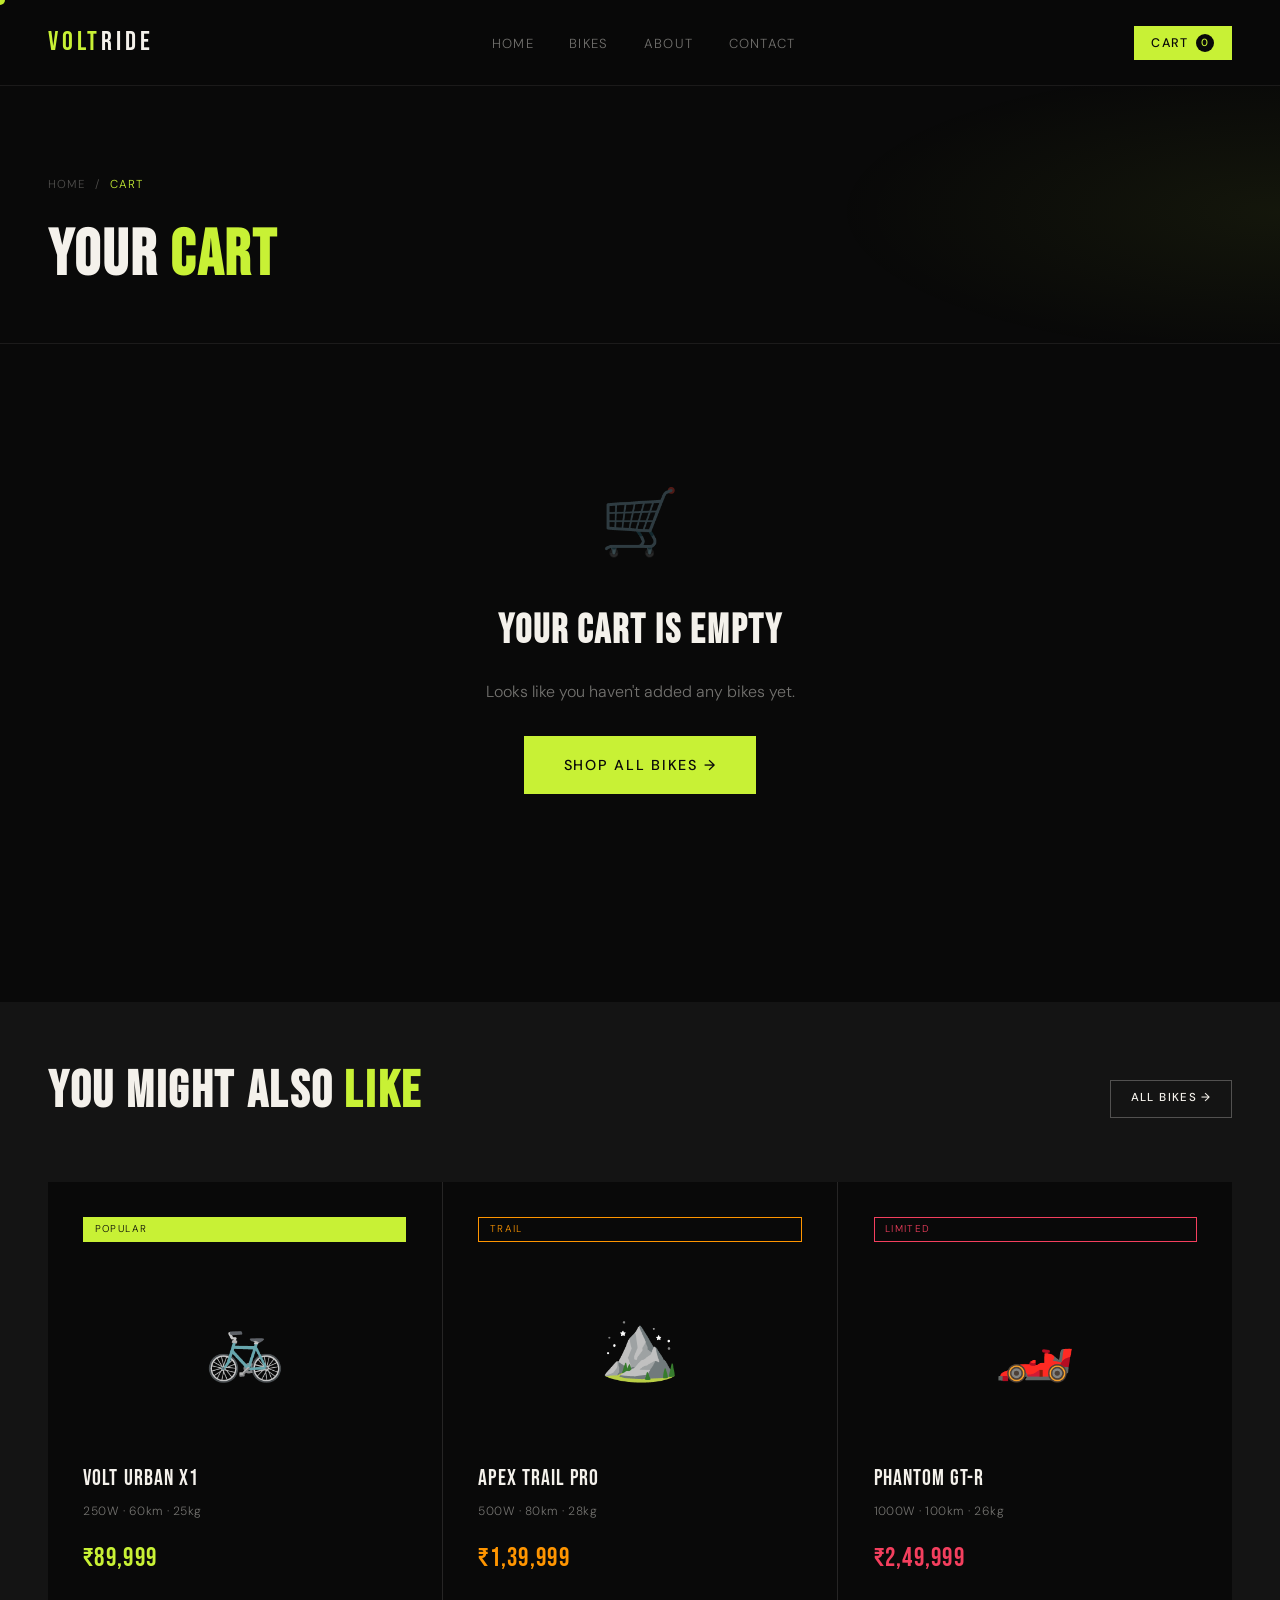
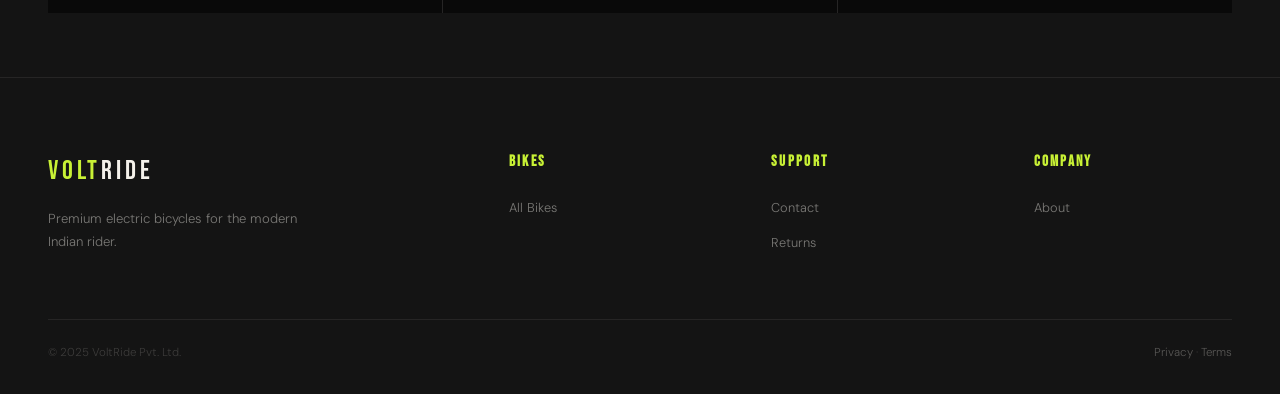
<file: cart.html>
<!DOCTYPE html>
<html lang="en">
<head>
  <!-- Google Tag Manager -->
<script>(function(w,d,s,l,i){w[l]=w[l]||[];w[l].push({'gtm.start':
new Date().getTime(),event:'gtm.js'});var f=d.getElementsByTagName(s)[0],
j=d.createElement(s),dl=l!='dataLayer'?'&l='+l:'';j.async=true;j.src=
'https://www.googletagmanager.com/gtm.js?id='+i+dl;f.parentNode.insertBefore(j,f);
})(window,document,'script','dataLayer','GTM-PG5LNXJS');</script>
<!-- End Google Tag Manager -->
  <!-- Google tag (gtag.js) -->
<script async src="https://www.googletagmanager.com/gtag/js?id=G-JZGEN7ZBJ4"></script>
<script>
  window.dataLayer = window.dataLayer || [];
  function gtag(){dataLayer.push(arguments);}
  gtag('js', new Date());

  gtag('config', 'G-JZGEN7ZBJ4');
</script>
  <meta charset="UTF-8"/>
  <meta name="viewport" content="width=device-width, initial-scale=1.0"/>
  <title>VoltRide — Your Cart</title>
  <link rel="stylesheet" href="style.css"/>
  <style>
    .cart-page-grid {
      display: grid; grid-template-columns: 1fr 380px;
      gap: 3rem; align-items: start;
    }
    .cart-table-head {
      display: grid; grid-template-columns: 2fr 1fr 1fr 1fr 40px;
      gap: 1rem; padding: 1rem 0;
      border-bottom: 1px solid var(--border);
      font-size: .68rem; letter-spacing: .12em; text-transform: uppercase; color: var(--muted);
    }
    .cart-row {
      display: grid; grid-template-columns: 2fr 1fr 1fr 1fr 40px;
      gap: 1rem; padding: 1.8rem 0;
      border-bottom: 1px solid var(--border);
      align-items: center;
    }
    .cart-row-product { display: flex; gap: 1.2rem; align-items: center; }
    .cart-row-thumb {
      width: 70px; height: 56px;
      background: var(--mid);
      border: 1px solid var(--border);
      display: flex; align-items: center; justify-content: center;
      font-size: 1.5rem; flex-shrink: 0;
    }
    .cart-row-name { font-size: .9rem; font-weight: 500; }
    .cart-row-sub { font-size: .72rem; color: var(--muted); margin-top: .2rem; }
    .cart-row-price { font-size: .9rem; color: var(--volt); }
    .qty-control { display: flex; align-items: center; gap: .5rem; }
    .qty-control button {
      width: 28px; height: 28px;
      background: var(--mid); border: 1px solid var(--border);
      color: var(--white); font-size: .9rem;
      display: flex; align-items: center; justify-content: center;
      transition: border-color .2s, color .2s;
    }
    .qty-control button:hover { border-color: var(--volt); color: var(--volt); }
    .qty-control span { font-size: .88rem; min-width: 24px; text-align: center; }
    .remove-btn { background: none; border: none; color: rgba(244,241,235,.25); font-size: 1rem; transition: color .2s; }
    .remove-btn:hover { color: var(--red); }

    .order-summary {
      background: var(--mid); border: 1px solid var(--border); padding: 2rem;
      position: sticky; top: 100px;
    }
    .summary-title { font-family: 'Bebas Neue', sans-serif; font-size: 1.4rem; letter-spacing: .06em; margin-bottom: 1.5rem; }
    .summary-row { display: flex; justify-content: space-between; padding: .6rem 0; font-size: .85rem; }
    .summary-row.total { border-top: 1px solid var(--border); margin-top: .5rem; padding-top: 1rem; }
    .summary-row.total .label { font-family: 'Bebas Neue', sans-serif; font-size: 1.1rem; letter-spacing: .05em; }
    .summary-row.total .val { font-family: 'Bebas Neue', sans-serif; font-size: 1.4rem; color: var(--volt); }
    .summary-label { color: var(--muted); }
    .promo-form { display: flex; gap: 0; margin: 1.5rem 0; }
    .promo-input {
      flex: 1; background: var(--black); border: 1px solid var(--border);
      border-right: none; color: var(--white);
      font-family: 'DM Sans', sans-serif; font-size: .82rem;
      padding: .7rem 1rem; outline: none;
    }
    .promo-input:focus { border-color: var(--volt); }
    .promo-input::placeholder { color: rgba(244,241,235,.2); }
    .promo-apply {
      background: var(--volt); color: var(--black); border: none;
      padding: .7rem 1rem; font-size: .75rem; font-weight: 500;
      letter-spacing: .08em; text-transform: uppercase; white-space: nowrap;
      transition: background .2s;
    }
    .promo-apply:hover { background: var(--volt2); }
    .emi-note { font-size: .72rem; color: var(--muted); line-height: 1.6; margin-top: 1rem; padding-top: 1rem; border-top: 1px solid var(--border); }

    .empty-cart {
      text-align: center; padding: 6rem 2rem;
      grid-column: 1 / -1;
    }
    .empty-cart-icon { font-size: 4rem; margin-bottom: 1.5rem; opacity: .3; }
    .empty-cart h2 { font-family: 'Bebas Neue', sans-serif; font-size: 2.5rem; letter-spacing: .05em; margin-bottom: 1rem; }
    .empty-cart p { color: var(--muted); margin-bottom: 2rem; }

    .trust-badges { display: flex; gap: 1.5rem; margin-top: 1.5rem; flex-wrap: wrap; }
    .trust-badge { display: flex; gap: .5rem; align-items: center; font-size: .72rem; color: var(--muted); }
    .trust-badge span:first-child { font-size: 1rem; }

    @media (max-width: 900px) {
      .cart-page-grid { grid-template-columns: 1fr; }
      .cart-table-head { display: none; }
      .cart-row { grid-template-columns: 1fr; gap: .8rem; }
      .cart-row-product { flex-direction: row; }
      .order-summary { position: static; }
    }
  </style>
</head>
<body>
  <!-- Google Tag Manager (noscript) -->
<noscript><iframe src="https://www.googletagmanager.com/ns.html?id=GTM-PG5LNXJS"
height="0" width="0" style="display:none;visibility:hidden"></iframe></noscript>
<!-- End Google Tag Manager (noscript) -->
<div class="cursor" id="cursor"></div>
<div class="toast" id="toast"></div>

<nav class="nav">
  <a class="nav-logo" href="index.html"><span class="accent">VOLT</span>RIDE</a>
  <ul class="nav-links">
    <li><a href="index.html">Home</a></li>
    <li><a href="bikes.html">Bikes</a></li>
    <li><a href="about.html">About</a></li>
    <li><a href="contact.html">Contact</a></li>
  </ul>
  <div class="nav-actions">
    <button class="nav-cart-btn" onclick="openCart()">Cart <span class="cart-badge" id="cartCount">0</span></button>
    <button class="nav-hamburger" onclick="openMobileMenu()"><span></span><span></span><span></span></button>
  </div>
</nav>
<div class="mobile-menu" id="mobileMenu"><button class="mobile-close" onclick="closeMobileMenu()">✕</button><a href="index.html" onclick="closeMobileMenu()">Home</a><a href="bikes.html" onclick="closeMobileMenu()">Bikes</a><a href="about.html" onclick="closeMobileMenu()">About</a><a href="contact.html" onclick="closeMobileMenu()">Contact</a></div>
<div class="cart-overlay" id="cartOverlay" onclick="closeCart()"></div>
<div class="cart-drawer" id="cartDrawer"><div class="cart-head"><h3>Cart</h3><button class="cart-close" onclick="closeCart()">✕</button></div><div class="cart-body" id="cartBody"></div><div class="cart-foot"><div class="cart-total"><span class="cart-total-label">Total</span><span class="cart-total-price" id="cartTotal">₹0</span></div><button class="btn btn-volt" style="width:100%;justify-content:center" onclick="checkout()">Checkout →</button></div></div>

<div class="page-wrap">
  <div class="page-hero" style="padding-bottom:2rem">
    <div class="breadcrumb"><a href="index.html">Home</a> / <span>Cart</span></div>
    <h1 class="page-hero-title anim-fadeup" style="font-size:clamp(2.5rem,5vw,5rem)">Your <span style="color:var(--volt)">Cart</span></h1>
  </div>

  <section class="section" style="padding-top:2rem">
    <div class="cart-page-grid" id="cartPageWrap">
      <!-- filled by JS -->
    </div>
  </section>

  <!-- RECOMMENDED -->
  <section class="section" style="background:var(--mid);padding-top:4rem;padding-bottom:4rem">
    <div class="section-header"><h2 class="section-title">You Might Also <span class="accent">Like</span></h2><a href="bikes.html" class="btn btn-outline btn-sm">All Bikes →</a></div>
    <div class="products-grid">
      <div class="product-card" data-category="urban">
        <span class="tag tag-filled-volt" style="margin-bottom:1rem">Popular</span>
        <div class="card-img" style="font-size:4rem;color:var(--volt)">🚲</div>
        <div class="card-name">VOLT URBAN X1</div>
        <div class="card-spec">250W · 60km · 25kg</div>
        <div class="card-footer">
          <div class="card-price">₹89,999</div>
          <button class="card-add btn" onclick="VoltCart.add('VOLT URBAN X1',89999); renderCartPage(); showToast('⚡ Added!')">+</button>
        </div>
      </div>
      <div class="product-card">
        <span class="tag tag-orange" style="margin-bottom:1rem">Trail</span>
        <div class="card-img" style="font-size:4rem;color:#ff9500">⛰️</div>
        <div class="card-name">APEX TRAIL PRO</div>
        <div class="card-spec">500W · 80km · 28kg</div>
        <div class="card-footer">
          <div class="card-price" style="color:#ff9500">₹1,39,999</div>
          <button class="card-add btn" style="background:#ff9500" onclick="VoltCart.add('APEX TRAIL PRO',139999,'#ff9500','⛰️'); renderCartPage(); showToast('⛰️ Added!')">+</button>
        </div>
      </div>
      <div class="product-card">
        <span class="tag tag-red" style="margin-bottom:1rem">Limited</span>
        <div class="card-img" style="font-size:4rem;color:var(--red)">🏎️</div>
        <div class="card-name">PHANTOM GT-R</div>
        <div class="card-spec">1000W · 100km · 26kg</div>
        <div class="card-footer">
          <div class="card-price" style="color:var(--red)">₹2,49,999</div>
          <button class="card-add btn" style="background:var(--red)" onclick="VoltCart.add('PHANTOM GT-R',249999,'var(--red)','🏎️'); renderCartPage(); showToast('🏎️ Added!')">+</button>
        </div>
      </div>
    </div>
  </section>

  <footer class="footer">
    <div class="footer-top">
      <div class="footer-brand"><a class="nav-logo" href="index.html"><span class="accent">VOLT</span>RIDE</a><p>Premium electric bicycles for the modern Indian rider.</p></div>
      <div class="footer-col"><h4>Bikes</h4><ul><li><a href="bikes.html">All Bikes</a></li></ul></div>
      <div class="footer-col"><h4>Support</h4><ul><li><a href="contact.html">Contact</a></li><li><a href="#">Returns</a></li></ul></div>
      <div class="footer-col"><h4>Company</h4><ul><li><a href="about.html">About</a></li></ul></div>
    </div>
    <div class="footer-bottom"><p>© 2025 VoltRide Pvt. Ltd.</p><p><a href="#">Privacy</a> · <a href="#">Terms</a></p></div>
  </footer>
</div>

<script src="script.js"></script>
<script>
function renderCartPage() {
  const wrap = document.getElementById('cartPageWrap');
  const items = VoltCart.get();

  if (items.length === 0) {
    wrap.innerHTML = `
      <div class="empty-cart">
        <div class="empty-cart-icon">🛒</div>
        <h2>Your Cart is Empty</h2>
        <p>Looks like you haven't added any bikes yet.</p>
        <a href="bikes.html" class="btn btn-volt btn-lg">Shop All Bikes →</a>
      </div>`;
    return;
  }

  const subtotal = VoltCart.total();
  const shipping = subtotal >= 100000 ? 0 : 2500;
  const gst = Math.round(subtotal * 0.18);
  const total = subtotal + shipping;

  const rowsHtml = items.map((item, i) => `
    <div class="cart-row">
      <div class="cart-row-product">
        <div class="cart-row-thumb" style="color:${item.color}">${item.emoji}</div>
        <div>
          <div class="cart-row-name">${item.name}</div>
          <div class="cart-row-sub">Electric Bicycle</div>
        </div>
      </div>
      <div class="cart-row-price">₹${item.price.toLocaleString('en-IN')}</div>
      <div class="qty-control">
        <button onclick="VoltCart.changeQty(${i},-1); renderCartPage()">−</button>
        <span>${item.qty}</span>
        <button onclick="VoltCart.changeQty(${i},1); renderCartPage()">+</button>
      </div>
      <div class="cart-row-price">₹${(item.price*item.qty).toLocaleString('en-IN')}</div>
      <button class="remove-btn" onclick="VoltCart.remove(${i}); renderCartPage(); showToast('Item removed')">✕</button>
    </div>`).join('');

  wrap.innerHTML = `
    <div>
      <div class="cart-table-head">
        <span>Product</span><span>Price</span><span>Quantity</span><span>Total</span><span></span>
      </div>
      ${rowsHtml}
      <div style="display:flex;justify-content:space-between;align-items:center;margin-top:2rem;flex-wrap:wrap;gap:1rem">
        <a href="bikes.html" class="btn btn-outline btn-sm">← Continue Shopping</a>
        <button class="btn btn-dark btn-sm" onclick="VoltCart.clear(); renderCartPage(); showToast('Cart cleared')">Clear Cart</button>
      </div>
    </div>
    <div class="order-summary">
      <div class="summary-title">Order Summary</div>
      <div class="summary-row"><span class="summary-label">Subtotal</span><span>₹${subtotal.toLocaleString('en-IN')}</span></div>
      <div class="summary-row"><span class="summary-label">Shipping</span><span>${shipping === 0 ? '<span style="color:var(--volt)">FREE</span>' : '₹' + shipping.toLocaleString('en-IN')}</span></div>
      <div class="summary-row"><span class="summary-label">GST (18%)</span><span>Included</span></div>
      <div class="summary-row total"><span class="label">Total</span><span class="val">₹${total.toLocaleString('en-IN')}</span></div>

      <div class="promo-form">
        <input class="promo-input" id="promoCode" type="text" placeholder="Promo code"/>
        <button class="promo-apply" onclick="applyPromo()">Apply</button>
      </div>

      <button class="btn btn-volt btn-lg" style="width:100%;justify-content:center;margin-top:.5rem" onclick="checkout()">Proceed to Checkout →</button>

      <div class="trust-badges">
        <div class="trust-badge"><span>🔒</span><span>Secure Checkout</span></div>
        <div class="trust-badge"><span>↩️</span><span>7-Day Returns</span></div>
        <div class="trust-badge"><span>📦</span><span>Free Shipping ₹1L+</span></div>
      </div>
      <div class="emi-note">
        💳 <strong style="color:var(--white)">0% EMI available</strong> for 6 months on credit cards. Long-term EMI via Bajaj Finserv & HDFC.
      </div>
    </div>`;
}

function applyPromo() {
  const code = document.getElementById('promoCode')?.value.trim().toUpperCase();
  if (code === 'VOLT10') { showToast('✓ 10% discount applied! (Demo only)'); }
  else if (code === 'FIRSTRIDE') { showToast('✓ Free delivery unlocked! (Demo only)'); }
  else { showToast('Invalid promo code'); }
}

document.addEventListener('DOMContentLoaded', renderCartPage);
</script>
</body>
</html>
</file>
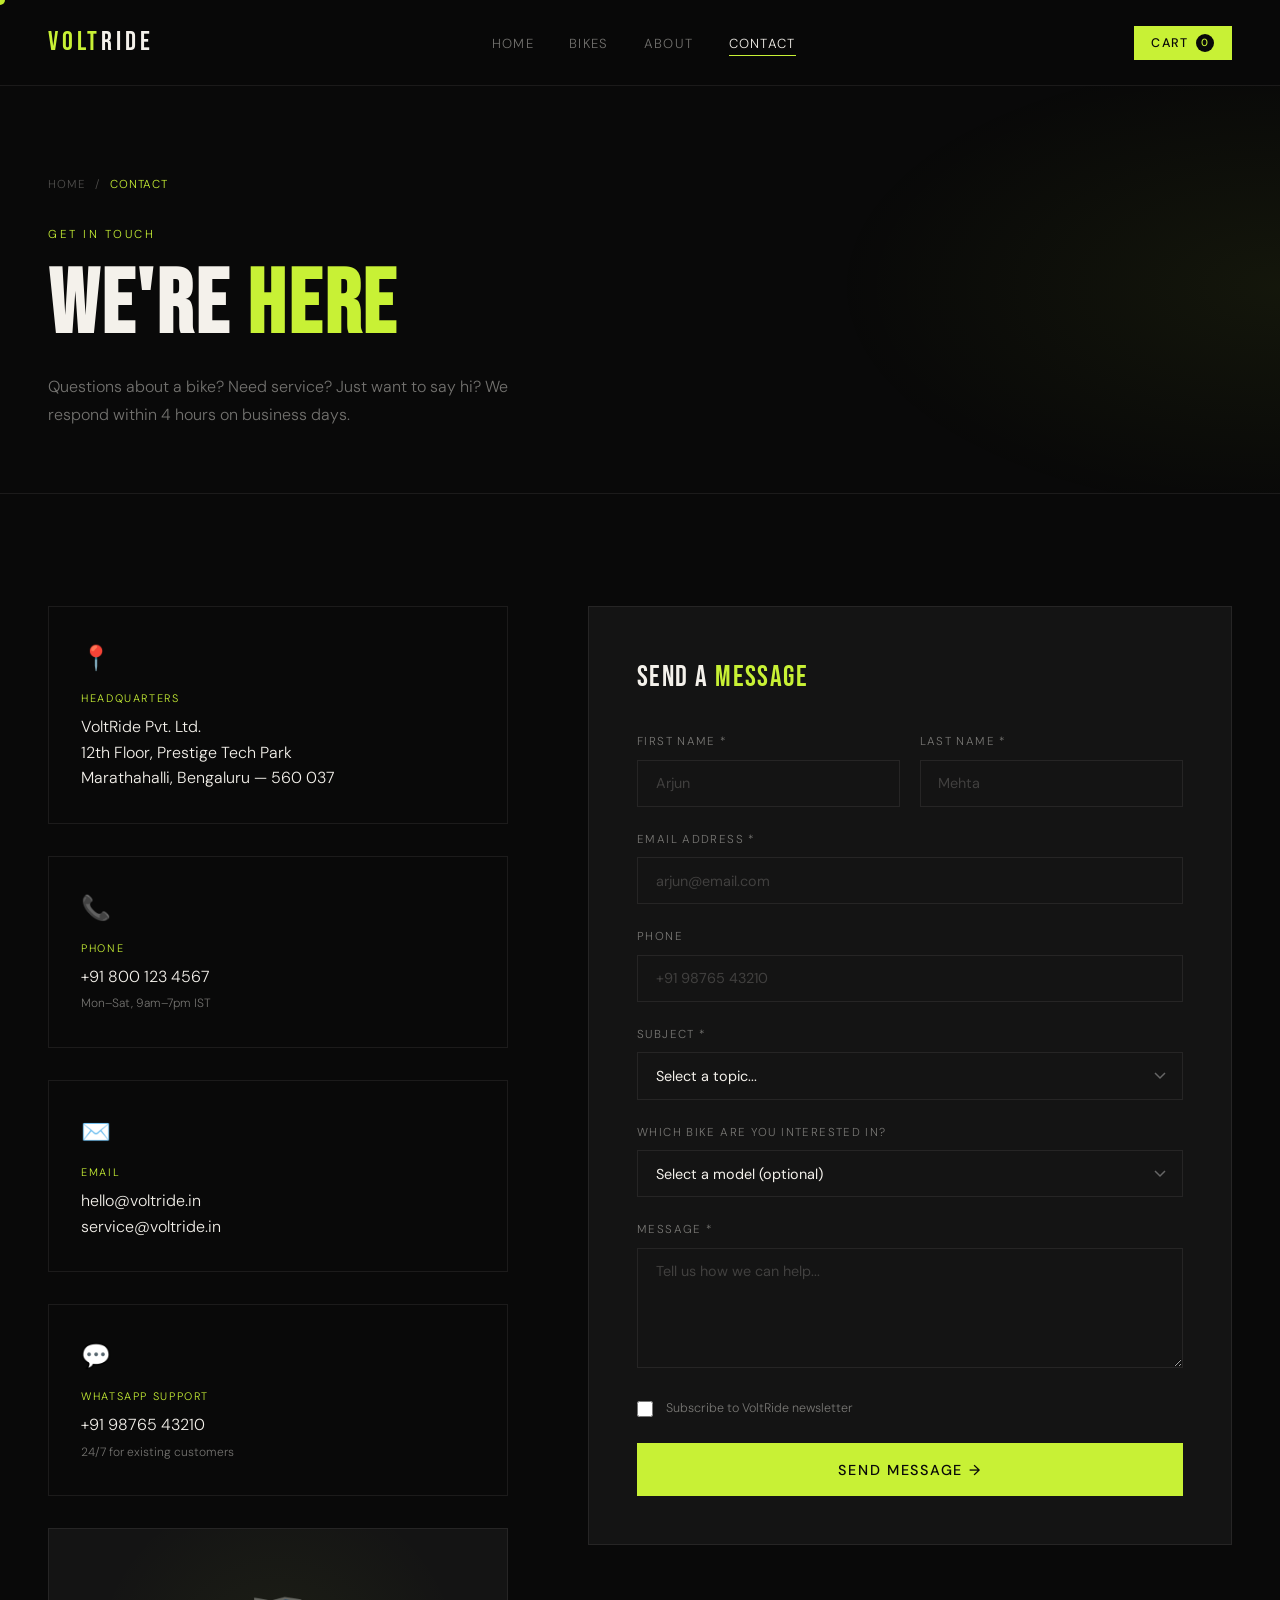
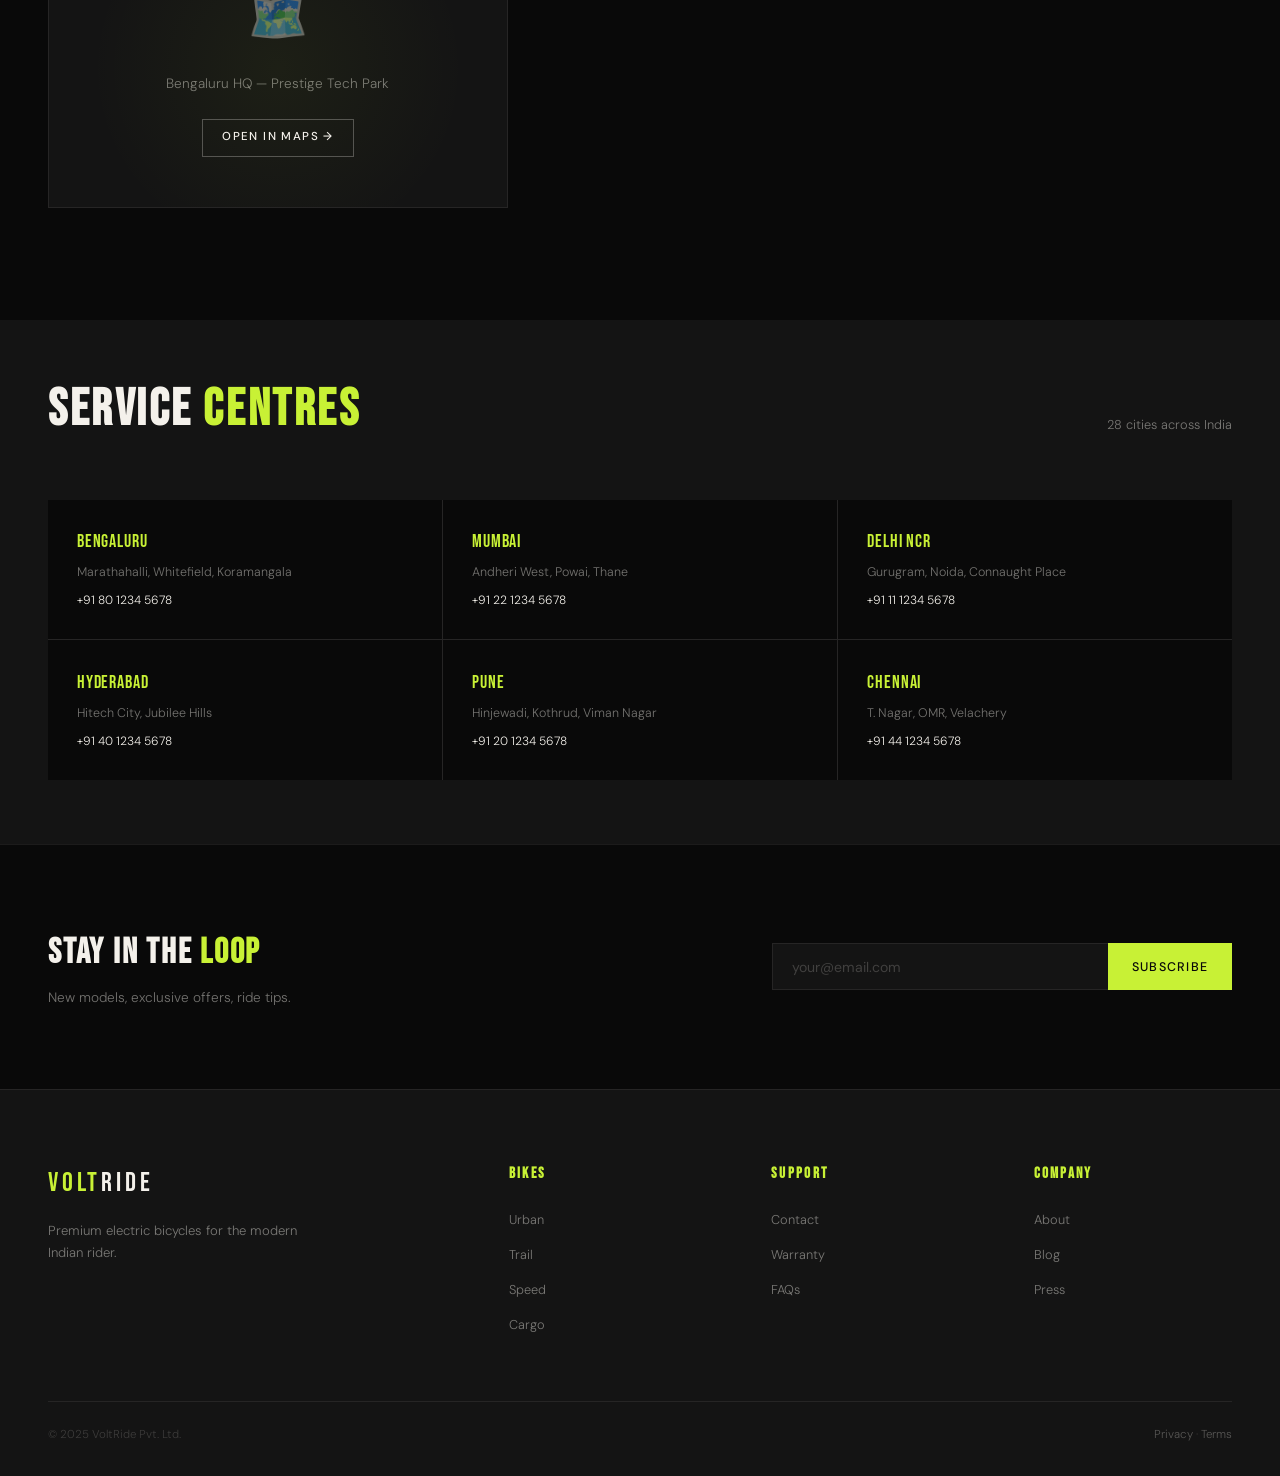
<file: contact.html>
<!DOCTYPE html>
<html lang="en">
<head>
  <!-- Google Tag Manager -->
<script>(function(w,d,s,l,i){w[l]=w[l]||[];w[l].push({'gtm.start':
new Date().getTime(),event:'gtm.js'});var f=d.getElementsByTagName(s)[0],
j=d.createElement(s),dl=l!='dataLayer'?'&l='+l:'';j.async=true;j.src=
'https://www.googletagmanager.com/gtm.js?id='+i+dl;f.parentNode.insertBefore(j,f);
})(window,document,'script','dataLayer','GTM-PG5LNXJS');</script>
<!-- End Google Tag Manager -->
  <!-- Google tag (gtag.js) -->
<script async src="https://www.googletagmanager.com/gtag/js?id=G-JZGEN7ZBJ4"></script>
<script>
  window.dataLayer = window.dataLayer || [];
  function gtag(){dataLayer.push(arguments);}
  gtag('js', new Date());

  gtag('config', 'G-JZGEN7ZBJ4');
</script>
  <meta charset="UTF-8"/>
  <meta name="viewport" content="width=device-width, initial-scale=1.0"/>
  <title>VoltRide — Contact Us</title>
  <link rel="stylesheet" href="style.css"/>
  <style>
    .contact-grid {
      display: grid; grid-template-columns: 1fr 1.4fr;
      gap: 5rem; align-items: start;
    }
    .contact-info { display: flex; flex-direction: column; gap: 2rem; }
    .contact-block {
      padding: 2rem; border: 1px solid var(--border);
      transition: border-color .2s;
    }
    .contact-block:hover { border-color: var(--volt); }
    .contact-block-icon { font-size: 1.5rem; margin-bottom: .8rem; }
    .contact-block-label {
      font-size: .68rem; letter-spacing: .15em; text-transform: uppercase;
      color: var(--volt); margin-bottom: .4rem;
    }
    .contact-block-val { font-size: 1rem; line-height: 1.6; }
    .contact-block-val a { color: var(--white); transition: color .2s; }
    .contact-block-val a:hover { color: var(--volt); }

    .form-card {
      background: var(--mid); border: 1px solid var(--border);
      padding: 3rem;
    }
    .form-title {
      font-family: 'Bebas Neue', sans-serif;
      font-size: 1.8rem; letter-spacing: .05em;
      margin-bottom: 2rem;
    }
    .form-success {
      display: none;
      background: rgba(200,241,53,.1); border: 1px solid var(--volt);
      padding: 1.5rem; margin-top: 1.5rem;
      font-size: .88rem; color: var(--volt);
    }
    .form-success.show { display: block; }

    .map-placeholder {
      background: var(--mid); border: 1px solid var(--border);
      height: 280px;
      display: flex; align-items: center; justify-content: center;
      flex-direction: column; gap: 1rem;
      color: var(--muted); font-size: .85rem;
      position: relative; overflow: hidden;
    }
    .map-placeholder::before {
      content: '';
      position: absolute; inset: 0;
      background: radial-gradient(circle at 50% 50%, rgba(200,241,53,.05) 0%, transparent 70%);
    }
    .map-icon { font-size: 3rem; }

    .service-centres { display: grid; grid-template-columns: repeat(3,1fr); gap: 1.5px; background: var(--border); }
    .centre-card { background: var(--black); padding: 1.8rem; transition: background .3s; }
    .centre-card:hover { background: var(--mid); }
    .centre-city { font-family: 'Bebas Neue', sans-serif; font-size: 1.1rem; letter-spacing: .05em; color: var(--volt); margin-bottom: .4rem; }
    .centre-address { font-size: .78rem; color: var(--muted); line-height: 1.6; }
    .centre-phone { font-size: .75rem; color: var(--white); margin-top: .5rem; }

    @media (max-width: 900px) {
      .contact-grid { grid-template-columns: 1fr; gap: 3rem; }
      .service-centres { grid-template-columns: 1fr 1fr; }
      .form-card { padding: 2rem; }
    }
    @media (max-width: 600px) {
      .service-centres { grid-template-columns: 1fr; }
    }
  </style>
</head>
<body>
  <!-- Google Tag Manager (noscript) -->
<noscript><iframe src="https://www.googletagmanager.com/ns.html?id=GTM-PG5LNXJS"
height="0" width="0" style="display:none;visibility:hidden"></iframe></noscript>
<!-- End Google Tag Manager (noscript) -->
<div class="cursor" id="cursor"></div>
<div class="toast" id="toast"></div>

<nav class="nav">
  <a class="nav-logo" href="index.html"><span class="accent">VOLT</span>RIDE</a>
  <ul class="nav-links">
    <li><a href="index.html">Home</a></li>
    <li><a href="bikes.html">Bikes</a></li>
    <li><a href="about.html">About</a></li>
    <li><a href="contact.html" class="active">Contact</a></li>
  </ul>
  <div class="nav-actions">
    <button class="nav-cart-btn" onclick="openCart()">Cart <span class="cart-badge" id="cartCount">0</span></button>
    <button class="nav-hamburger" onclick="openMobileMenu()"><span></span><span></span><span></span></button>
  </div>
</nav>
<div class="mobile-menu" id="mobileMenu"><button class="mobile-close" onclick="closeMobileMenu()">✕</button><a href="index.html" onclick="closeMobileMenu()">Home</a><a href="bikes.html" onclick="closeMobileMenu()">Bikes</a><a href="about.html" onclick="closeMobileMenu()">About</a><a href="contact.html" onclick="closeMobileMenu()">Contact</a></div>
<div class="cart-overlay" id="cartOverlay" onclick="closeCart()"></div>
<div class="cart-drawer" id="cartDrawer"><div class="cart-head"><h3>Cart</h3><button class="cart-close" onclick="closeCart()">✕</button></div><div class="cart-body" id="cartBody"></div><div class="cart-foot"><div class="cart-total"><span class="cart-total-label">Total</span><span class="cart-total-price" id="cartTotal">₹0</span></div><button class="btn btn-volt" style="width:100%;justify-content:center" onclick="checkout()">Checkout →</button></div></div>

<div class="page-wrap">
  <div class="page-hero">
    <div class="breadcrumb"><a href="index.html">Home</a> / <span>Contact</span></div>
    <p class="page-hero-eyebrow anim-fadeup">Get In Touch</p>
    <h1 class="page-hero-title anim-fadeup delay-1">We're <span style="color:var(--volt)">Here</span></h1>
    <p class="page-hero-sub anim-fadeup delay-2">Questions about a bike? Need service? Just want to say hi? We respond within 4 hours on business days.</p>
  </div>

  <section class="section">
    <div class="contact-grid">
      <!-- INFO COLUMN -->
      <div class="contact-info reveal">
        <div class="contact-block">
          <div class="contact-block-icon">📍</div>
          <div class="contact-block-label">Headquarters</div>
          <div class="contact-block-val">VoltRide Pvt. Ltd.<br/>12th Floor, Prestige Tech Park<br/>Marathahalli, Bengaluru — 560 037</div>
        </div>
        <div class="contact-block">
          <div class="contact-block-icon">📞</div>
          <div class="contact-block-label">Phone</div>
          <div class="contact-block-val"><a href="tel:+918001234567">+91 800 123 4567</a><br/><span style="font-size:.75rem;color:var(--muted)">Mon–Sat, 9am–7pm IST</span></div>
        </div>
        <div class="contact-block">
          <div class="contact-block-icon">✉️</div>
          <div class="contact-block-label">Email</div>
          <div class="contact-block-val"><a href="mailto:hello@voltride.in">hello@voltride.in</a><br/><a href="mailto:service@voltride.in">service@voltride.in</a></div>
        </div>
        <div class="contact-block">
          <div class="contact-block-icon">💬</div>
          <div class="contact-block-label">WhatsApp Support</div>
          <div class="contact-block-val"><a href="#">+91 98765 43210</a><br/><span style="font-size:.75rem;color:var(--muted)">24/7 for existing customers</span></div>
        </div>

        <div class="map-placeholder">
          <div class="map-icon">🗺️</div>
          <span>Bengaluru HQ — Prestige Tech Park</span>
          <a href="https://maps.google.com" target="_blank" class="btn btn-outline btn-sm" style="margin-top:.5rem">Open in Maps →</a>
        </div>
      </div>

      <!-- FORM -->
      <div class="reveal">
        <div class="form-card">
          <div class="form-title">Send a <span class="text-volt">Message</span></div>
          <form id="contactForm" novalidate>
            <div class="form-row">
              <div class="form-group">
                <label class="form-label">First Name *</label>
                <input class="form-input" type="text" placeholder="Arjun" required/>
                <span class="form-error">Required</span>
              </div>
              <div class="form-group">
                <label class="form-label">Last Name *</label>
                <input class="form-input" type="text" placeholder="Mehta" required/>
                <span class="form-error">Required</span>
              </div>
            </div>
            <div class="form-group">
              <label class="form-label">Email Address *</label>
              <input class="form-input" type="email" placeholder="arjun@email.com" required/>
              <span class="form-error">Required</span>
            </div>
            <div class="form-group">
              <label class="form-label">Phone</label>
              <input class="form-input" type="tel" placeholder="+91 98765 43210"/>
            </div>
            <div class="form-group">
              <label class="form-label">Subject *</label>
              <select class="form-select form-input" required>
                <option value="">Select a topic...</option>
                <option>Bike Purchase Enquiry</option>
                <option>Test Ride Request</option>
                <option>Service & Warranty</option>
                <option>Spare Parts</option>
                <option>Fleet / Corporate Order</option>
                <option>Press & Media</option>
                <option>Other</option>
              </select>
              <span class="form-error">Required</span>
            </div>
            <div class="form-group">
              <label class="form-label">Which bike are you interested in?</label>
              <select class="form-select form-input">
                <option value="">Select a model (optional)</option>
                <option>VOLT URBAN X1 — ₹89,999</option>
                <option>APEX TRAIL PRO — ₹1,39,999</option>
                <option>STORMRIDER S3 — ₹1,89,999</option>
                <option>HAULER CARGO C1 — ₹1,09,999</option>
                <option>COMMUTER ELITE E2 — ₹99,999</option>
                <option>PHANTOM GT-R — ₹2,49,999</option>
              </select>
            </div>
            <div class="form-group">
              <label class="form-label">Message *</label>
              <textarea class="form-textarea" placeholder="Tell us how we can help..." required></textarea>
              <span class="form-error">Required</span>
            </div>
            <div class="form-group" style="display:flex;gap:.8rem;align-items:center">
              <input type="checkbox" id="newsletter" style="accent-color:var(--volt);width:16px;height:16px"/>
              <label for="newsletter" style="font-size:.78rem;color:var(--muted);cursor:none">Subscribe to VoltRide newsletter</label>
            </div>
            <button type="submit" class="btn btn-volt btn-lg" style="width:100%;justify-content:center">Send Message →</button>
            <div class="form-success" id="formSuccess">✓ Message sent! We'll get back to you within 4 hours.</div>
          </form>
        </div>
      </div>
    </div>
  </section>

  <!-- SERVICE CENTRES -->
  <section class="section" style="background:var(--mid);padding-top:4rem;padding-bottom:4rem">
    <div class="section-header reveal">
      <h2 class="section-title">Service <span class="accent">Centres</span></h2>
      <span style="font-size:.8rem;color:var(--muted)">28 cities across India</span>
    </div>
    <div class="service-centres reveal">
      <div class="centre-card"><div class="centre-city">Bengaluru</div><div class="centre-address">Marathahalli, Whitefield, Koramangala</div><div class="centre-phone">+91 80 1234 5678</div></div>
      <div class="centre-card"><div class="centre-city">Mumbai</div><div class="centre-address">Andheri West, Powai, Thane</div><div class="centre-phone">+91 22 1234 5678</div></div>
      <div class="centre-card"><div class="centre-city">Delhi NCR</div><div class="centre-address">Gurugram, Noida, Connaught Place</div><div class="centre-phone">+91 11 1234 5678</div></div>
      <div class="centre-card"><div class="centre-city">Hyderabad</div><div class="centre-address">Hitech City, Jubilee Hills</div><div class="centre-phone">+91 40 1234 5678</div></div>
      <div class="centre-card"><div class="centre-city">Pune</div><div class="centre-address">Hinjewadi, Kothrud, Viman Nagar</div><div class="centre-phone">+91 20 1234 5678</div></div>
      <div class="centre-card"><div class="centre-city">Chennai</div><div class="centre-address">T. Nagar, OMR, Velachery</div><div class="centre-phone">+91 44 1234 5678</div></div>
    </div>
  </section>

  <div class="newsletter-strip">
    <div><h3 class="nl-title">Stay in the <span class="text-volt">Loop</span></h3><p class="nl-sub">New models, exclusive offers, ride tips.</p></div>
    <div class="nl-form"><input class="nl-input" type="email" id="nlEmail" placeholder="your@email.com"/><button class="nl-btn" onclick="subscribe('nlEmail')">Subscribe</button></div>
  </div>

  <footer class="footer">
    <div class="footer-top">
      <div class="footer-brand"><a class="nav-logo" href="index.html"><span class="accent">VOLT</span>RIDE</a><p>Premium electric bicycles for the modern Indian rider.</p></div>
      <div class="footer-col"><h4>Bikes</h4><ul><li><a href="bikes.html?cat=urban">Urban</a></li><li><a href="bikes.html?cat=trail">Trail</a></li><li><a href="bikes.html?cat=speed">Speed</a></li><li><a href="bikes.html?cat=cargo">Cargo</a></li></ul></div>
      <div class="footer-col"><h4>Support</h4><ul><li><a href="contact.html">Contact</a></li><li><a href="#">Warranty</a></li><li><a href="#">FAQs</a></li></ul></div>
      <div class="footer-col"><h4>Company</h4><ul><li><a href="about.html">About</a></li><li><a href="#">Blog</a></li><li><a href="#">Press</a></li></ul></div>
    </div>
    <div class="footer-bottom"><p>© 2025 VoltRide Pvt. Ltd.</p><p><a href="#">Privacy</a> · <a href="#">Terms</a></p></div>
  </footer>
</div>

<script src="script.js"></script>
<script>
document.getElementById('contactForm').addEventListener('submit', function(e) {
  e.preventDefault();
  let valid = true;
  this.querySelectorAll('[required]').forEach(inp => {
    const err = inp.parentElement.querySelector('.form-error');
    if (!inp.value.trim()) { if(err) err.classList.add('show'); valid = false; }
    else { if(err) err.classList.remove('show'); }
  });
  if (valid) {
    document.getElementById('formSuccess').classList.add('show');
    this.reset();
    showToast('✓ Message sent!');
  }
});
</script>
</body>
</html>
</file>
<file: style.css>
/* ============================================================
   VOLTRIDE — Global Stylesheet
   ============================================================ */

@import url('https://fonts.googleapis.com/css2?family=Bebas+Neue&family=DM+Sans:ital,opsz,wght@0,9..40,300;0,9..40,400;0,9..40,500;1,9..40,300&display=swap');

/* ── Variables ─────────────────────────────────────────── */
:root {
  --black:   #090909;
  --white:   #f4f1eb;
  --volt:    #c8f135;
  --volt2:   #d8ff45;
  --mid:     #141414;
  --dark:    #111111;
  --muted:   rgba(244,241,235,0.45);
  --border:  rgba(244,241,235,0.08);
  --red:     #f43f5e;
  --blue:    #00c8ff;
  --orange:  #ff9500;
  --purple:  #a78bfa;
  --shadow:  0 20px 60px rgba(200,241,53,0.12);
  --radius:  0px;
  --ease:    cubic-bezier(0.4,0,0.2,1);
  --spring:  cubic-bezier(0.34,1.56,0.64,1);
}

/* ── Reset ─────────────────────────────────────────────── */
*, *::before, *::after { box-sizing: border-box; margin: 0; padding: 0; }
html { scroll-behavior: smooth; font-size: 16px; }
body {
  background: var(--black);
  color: var(--white);
  font-family: 'DM Sans', sans-serif;
  font-weight: 300;
  line-height: 1.6;
  overflow-x: hidden;
  cursor: none;
}
img { max-width: 100%; display: block; }
a { text-decoration: none; color: inherit; }
button { font-family: inherit; cursor: none; }
ul { list-style: none; }

/* ── Custom Cursor ─────────────────────────────────────── */
.cursor {
  width: 10px; height: 10px;
  background: var(--volt);
  border-radius: 50%;
  position: fixed;
  pointer-events: none;
  z-index: 99999;
  transform: translate(-50%,-50%);
  transition: width .18s var(--ease), height .18s var(--ease), background .18s;
  mix-blend-mode: difference;
}
.cursor.hovered { width: 36px; height: 36px; }
.cursor.clicking { width: 20px; height: 20px; background: var(--volt2); }

/* ── Scrollbar ─────────────────────────────────────────── */
::-webkit-scrollbar { width: 4px; }
::-webkit-scrollbar-track { background: var(--black); }
::-webkit-scrollbar-thumb { background: var(--volt); }

/* ── Selection ─────────────────────────────────────────── */
::selection { background: var(--volt); color: var(--black); }

/* ══════════════════════════════════════════════════════════
   NAV
═══════════════════════════════════════════════════════════ */
.nav {
  position: fixed; top: 0; left: 0; right: 0;
  z-index: 900;
  display: flex; align-items: center; justify-content: space-between;
  padding: 1.3rem 3rem;
  background: rgba(9,9,9,0.85);
  backdrop-filter: blur(16px) saturate(180%);
  border-bottom: 1px solid var(--border);
  transition: padding .3s var(--ease);
}
.nav.scrolled { padding: 0.9rem 3rem; }

.nav-logo {
  font-family: 'Bebas Neue', sans-serif;
  font-size: 1.7rem;
  letter-spacing: .14em;
  color: var(--white);
}
.nav-logo .accent { color: var(--volt); }

.nav-links {
  display: flex; gap: 2.2rem;
}
.nav-links a {
  font-size: .82rem;
  letter-spacing: .1em;
  text-transform: uppercase;
  color: var(--muted);
  transition: color .2s;
  position: relative;
}
.nav-links a::after {
  content: '';
  position: absolute; bottom: -4px; left: 0; right: 0;
  height: 1px; background: var(--volt);
  transform: scaleX(0); transform-origin: left;
  transition: transform .25s var(--ease);
}
.nav-links a:hover,
.nav-links a.active { color: var(--white); }
.nav-links a:hover::after,
.nav-links a.active::after { transform: scaleX(1); }

.nav-actions { display: flex; align-items: center; gap: 1rem; }

.nav-search-btn {
  background: none; border: none;
  color: var(--muted);
  font-size: 1.1rem;
  padding: .4rem;
  transition: color .2s;
}
.nav-search-btn:hover { color: var(--volt); }

.nav-cart-btn {
  display: flex; align-items: center; gap: .5rem;
  background: var(--volt);
  color: var(--black);
  border: none;
  padding: .5rem 1.1rem;
  font-size: .78rem;
  font-weight: 500;
  letter-spacing: .1em;
  text-transform: uppercase;
  transition: background .2s, transform .15s;
}
.nav-cart-btn:hover { background: var(--volt2); transform: translateY(-1px); }
.cart-badge {
  background: var(--black);
  color: var(--volt);
  border-radius: 50%;
  width: 18px; height: 18px;
  display: flex; align-items: center; justify-content: center;
  font-size: .65rem; font-weight: 500;
}

/* hamburger */
.nav-hamburger {
  display: none; flex-direction: column; gap: 5px;
  background: none; border: none; padding: .4rem;
}
.nav-hamburger span {
  display: block; width: 22px; height: 2px;
  background: var(--white);
  transition: transform .3s, opacity .3s;
}

/* mobile nav drawer */
.mobile-menu {
  display: none;
  position: fixed; top: 0; left: 0; right: 0; bottom: 0;
  background: var(--black);
  z-index: 800;
  flex-direction: column;
  justify-content: center; align-items: center;
  gap: 2.5rem;
  transform: translateX(100%);
  transition: transform .4s var(--ease);
}
.mobile-menu.open { transform: translateX(0); }
.mobile-menu a {
  font-family: 'Bebas Neue', sans-serif;
  font-size: 3rem;
  letter-spacing: .1em;
  color: var(--white);
  transition: color .2s;
}
.mobile-menu a:hover { color: var(--volt); }
.mobile-close {
  position: absolute; top: 1.5rem; right: 2rem;
  background: none; border: none; color: var(--white);
  font-size: 1.5rem;
}

/* ══════════════════════════════════════════════════════════
   PAGE WRAPPER
═══════════════════════════════════════════════════════════ */
.page-wrap { padding-top: 80px; }

/* ══════════════════════════════════════════════════════════
   BUTTONS
═══════════════════════════════════════════════════════════ */
.btn {
  display: inline-flex; align-items: center; gap: .5rem;
  font-family: 'DM Sans', sans-serif;
  font-size: .82rem;
  font-weight: 500;
  letter-spacing: .12em;
  text-transform: uppercase;
  border: none;
  padding: .85rem 2rem;
  transition: transform .2s var(--ease), background .2s, color .2s, border-color .2s;
  position: relative; overflow: hidden;
}
.btn:hover { transform: translateY(-2px); }
.btn:active { transform: translateY(0); }

.btn-volt { background: var(--volt); color: var(--black); }
.btn-volt:hover { background: var(--volt2); }

.btn-outline {
  background: transparent;
  color: var(--white);
  border: 1px solid rgba(244,241,235,.28);
}
.btn-outline:hover { border-color: var(--volt); color: var(--volt); }

.btn-dark { background: var(--mid); color: var(--white); border: 1px solid var(--border); }
.btn-dark:hover { border-color: var(--volt); color: var(--volt); }

.btn-lg { padding: 1.1rem 2.5rem; font-size: .9rem; }
.btn-sm { padding: .55rem 1.2rem; font-size: .72rem; }
.btn-icon { width: 42px; height: 42px; padding: 0; justify-content: center; }

/* ══════════════════════════════════════════════════════════
   SECTIONS
═══════════════════════════════════════════════════════════ */
.section { padding: 7rem 3rem; }
.section-sm { padding: 4rem 3rem; }

.section-header {
  display: flex; justify-content: space-between; align-items: flex-end;
  margin-bottom: 4rem;
}

.section-title {
  font-family: 'Bebas Neue', sans-serif;
  font-size: clamp(2.5rem,4vw,4.5rem);
  letter-spacing: .05em;
  line-height: 1;
}
.section-title .accent { color: var(--volt); }

.section-sub {
  font-size: .9rem; color: var(--muted);
  max-width: 480px; line-height: 1.75;
}

/* ══════════════════════════════════════════════════════════
   MARQUEE
═══════════════════════════════════════════════════════════ */
.marquee-wrap {
  border-top: 1px solid var(--border);
  border-bottom: 1px solid var(--border);
  padding: 1rem 0;
  overflow: hidden;
  background: var(--mid);
}
.marquee-track {
  display: flex; gap: 3rem;
  white-space: nowrap;
  animation: marqueeScroll 22s linear infinite;
}
.marquee-item {
  font-family: 'Bebas Neue', sans-serif;
  font-size: .95rem;
  letter-spacing: .2em;
  color: rgba(244,241,235,.3);
  display: flex; align-items: center; gap: 1.5rem;
  flex-shrink: 0;
}
.marquee-dot { width: 5px; height: 5px; background: var(--volt); border-radius: 50%; flex-shrink: 0; }

/* ══════════════════════════════════════════════════════════
   PRODUCT CARDS
═══════════════════════════════════════════════════════════ */
.products-grid {
  display: grid;
  grid-template-columns: repeat(3,1fr);
  gap: 1.5px;
  background: var(--border);
}
.products-grid.cols-4 { grid-template-columns: repeat(4,1fr); }

.product-card {
  background: var(--black);
  padding: 2.2rem;
  position: relative;
  overflow: hidden;
  transition: background .3s;
  display: flex; flex-direction: column;
}
.product-card:hover { background: var(--mid); }
.product-card:hover .card-add { opacity: 1; transform: translateY(0); }
.product-card:hover .card-img svg { filter: drop-shadow(0 12px 36px rgba(200,241,53,.35)); }

.card-badge {
  display: inline-block;
  font-size: .65rem; letter-spacing: .15em; text-transform: uppercase;
  padding: .25rem .65rem;
  border: 1px solid var(--volt); color: var(--volt);
  margin-bottom: 1.2rem; width: fit-content;
}
.card-badge.filled { background: var(--volt); color: var(--black); }

.card-img {
  width: 100%; height: 180px;
  display: flex; align-items: center; justify-content: center;
  margin-bottom: 1.5rem;
}
.card-img svg { transition: filter .3s; filter: drop-shadow(0 6px 20px rgba(200,241,53,.12)); }

.card-name {
  font-family: 'Bebas Neue', sans-serif;
  font-size: 1.35rem; letter-spacing: .05em;
  margin-bottom: .35rem;
}
.card-spec { font-size: .75rem; color: var(--muted); letter-spacing: .04em; margin-bottom: 1.2rem; flex: 1; }

.card-footer { display: flex; justify-content: space-between; align-items: center; margin-top: auto; }

.card-price {
  font-family: 'Bebas Neue', sans-serif;
  font-size: 1.6rem; color: var(--volt); letter-spacing: .05em;
  line-height: 1;
}
.card-price sub { font-size: .7rem; color: var(--muted); font-family: 'DM Sans',sans-serif; font-weight: 300; }

.card-add {
  background: var(--volt); color: var(--black);
  border: none;
  width: 38px; height: 38px;
  font-size: 1.2rem;
  display: flex; align-items: center; justify-content: center;
  opacity: 0; transform: translateY(6px);
  transition: opacity .2s, transform .2s, background .15s;
}
.card-add:hover { background: var(--volt2); }

/* ══════════════════════════════════════════════════════════
   FEATURES GRID
═══════════════════════════════════════════════════════════ */
.features-grid {
  display: grid;
  grid-template-columns: repeat(4,1fr);
  gap: 1.5px;
  background: var(--border);
}
.feature-item {
  background: var(--black);
  padding: 2rem;
  transition: background .3s;
}
.feature-item:hover { background: var(--mid); }
.feature-icon { font-size: 1.8rem; margin-bottom: 1rem; }
.feature-title {
  font-family: 'Bebas Neue', sans-serif;
  font-size: 1.1rem; letter-spacing: .05em;
  margin-bottom: .5rem;
}
.feature-text { font-size: .82rem; line-height: 1.7; color: var(--muted); }

/* ══════════════════════════════════════════════════════════
   TESTIMONIALS
═══════════════════════════════════════════════════════════ */
.testi-grid {
  display: grid;
  grid-template-columns: repeat(3,1fr);
  gap: 1.5px;
  background: var(--border);
}
.testi-card { background: var(--black); padding: 2.2rem; }
.testi-stars { color: var(--volt); font-size: .85rem; letter-spacing: .15em; margin-bottom: 1rem; }
.testi-text {
  font-size: .9rem; line-height: 1.78;
  color: rgba(244,241,235,.6);
  margin-bottom: 1.3rem; font-style: italic;
}
.testi-author { font-size: .72rem; letter-spacing: .12em; text-transform: uppercase; color: var(--volt); }
.testi-model { font-size: .68rem; letter-spacing: .08em; color: rgba(244,241,235,.25); margin-top: .15rem; }

/* ══════════════════════════════════════════════════════════
   PROMO BANNER
═══════════════════════════════════════════════════════════ */
.promo-banner {
  padding: 8rem 3rem;
  background: var(--volt);
  color: var(--black);
  display: grid;
  grid-template-columns: 1fr 1fr;
  align-items: center;
  gap: 4rem;
  position: relative;
  overflow: hidden;
}
.promo-banner::before {
  content: attr(data-word);
  position: absolute;
  font-family: 'Bebas Neue', sans-serif;
  font-size: 28rem; right: -2rem; top: 50%;
  transform: translateY(-50%);
  opacity: .06; line-height: 1;
  pointer-events: none;
}
.promo-title {
  font-family: 'Bebas Neue', sans-serif;
  font-size: clamp(2.8rem,5vw,5rem);
  line-height: 1; letter-spacing: .03em;
}
.promo-sub { font-size: .95rem; font-weight: 300; margin-top: .8rem; opacity: .65; max-width: 380px; line-height: 1.7; }
.promo-stats { display: flex; flex-direction: column; gap: 1.8rem; position: relative; z-index: 1; }
.promo-stat { display: flex; align-items: baseline; gap: 1rem; }
.promo-stat-num { font-family: 'Bebas Neue', sans-serif; font-size: 3.8rem; line-height: 1; }
.promo-stat-label { font-size: .82rem; font-weight: 300; opacity: .65; }

/* ══════════════════════════════════════════════════════════
   NEWSLETTER
═══════════════════════════════════════════════════════════ */
.newsletter-strip {
  padding: 5rem 3rem;
  border-top: 1px solid var(--border);
  display: flex; justify-content: space-between; align-items: center; gap: 4rem;
}
.nl-title {
  font-family: 'Bebas Neue', sans-serif;
  font-size: 2.2rem; letter-spacing: .05em;
}
.nl-sub { font-size: .85rem; color: var(--muted); margin-top: .4rem; }
.nl-form { display: flex; flex: 1; max-width: 460px; }
.nl-input {
  flex: 1;
  background: var(--mid);
  border: 1px solid var(--border);
  border-right: none;
  color: var(--white);
  font-family: 'DM Sans', sans-serif;
  font-size: .88rem;
  padding: .85rem 1.2rem;
  outline: none;
  transition: border-color .2s;
}
.nl-input::placeholder { color: rgba(244,241,235,.2); }
.nl-input:focus { border-color: var(--volt); }
.nl-btn {
  background: var(--volt); color: var(--black);
  border: none;
  padding: .85rem 1.5rem;
  font-family: 'DM Sans', sans-serif;
  font-weight: 500; font-size: .78rem;
  letter-spacing: .1em; text-transform: uppercase;
  white-space: nowrap;
  transition: background .2s;
}
.nl-btn:hover { background: var(--volt2); }

/* ══════════════════════════════════════════════════════════
   FOOTER
═══════════════════════════════════════════════════════════ */
.footer {
  background: var(--mid);
  border-top: 1px solid var(--border);
  padding: 4.5rem 3rem 2rem;
}
.footer-top {
  display: grid; grid-template-columns: 2fr 1fr 1fr 1fr;
  gap: 4rem; margin-bottom: 4rem;
}
.footer-brand p { font-size: .82rem; color: var(--muted); margin-top: .9rem; max-width: 250px; line-height: 1.7; }
.footer-social { display: flex; gap: .8rem; margin-top: 1.5rem; }
.footer-social a {
  width: 34px; height: 34px;
  border: 1px solid var(--border);
  display: flex; align-items: center; justify-content: center;
  font-size: .85rem;
  color: var(--muted);
  transition: border-color .2s, color .2s;
}
.footer-social a:hover { border-color: var(--volt); color: var(--volt); }
.footer-col h4 {
  font-family: 'Bebas Neue', sans-serif;
  font-size: .95rem; letter-spacing: .15em; color: var(--volt);
  margin-bottom: 1.2rem;
}
.footer-col ul { display: flex; flex-direction: column; gap: .6rem; }
.footer-col a { color: var(--muted); font-size: .8rem; transition: color .2s; }
.footer-col a:hover { color: var(--white); }
.footer-bottom {
  display: flex; justify-content: space-between; align-items: center;
  border-top: 1px solid var(--border); padding-top: 1.5rem;
}
.footer-bottom p { font-size: .72rem; color: rgba(244,241,235,.18); }
.footer-bottom a { color: rgba(244,241,235,.3); transition: color .2s; }
.footer-bottom a:hover { color: var(--volt); }

/* ══════════════════════════════════════════════════════════
   CART DRAWER
═══════════════════════════════════════════════════════════ */
.cart-overlay {
  position: fixed; inset: 0;
  background: rgba(0,0,0,.65);
  z-index: 970;
  opacity: 0; pointer-events: none;
  transition: opacity .3s;
}
.cart-overlay.open { opacity: 1; pointer-events: all; }

.cart-drawer {
  position: fixed; top: 0; right: 0; bottom: 0;
  width: 420px;
  background: #111;
  border-left: 1px solid var(--border);
  z-index: 980;
  transform: translateX(100%);
  transition: transform .4s var(--ease);
  display: flex; flex-direction: column;
}
.cart-drawer.open { transform: translateX(0); }

.cart-head {
  display: flex; justify-content: space-between; align-items: center;
  padding: 1.4rem 2rem;
  border-bottom: 1px solid var(--border);
}
.cart-head h3 {
  font-family: 'Bebas Neue', sans-serif;
  font-size: 1.3rem; letter-spacing: .08em;
}
.cart-close {
  background: none; border: none; color: var(--white);
  font-size: 1.2rem; opacity: .4; transition: opacity .2s;
}
.cart-close:hover { opacity: 1; }

.cart-body { flex: 1; overflow-y: auto; padding: 1.4rem 2rem; }
.cart-empty { color: var(--muted); font-size: .88rem; text-align: center; margin-top: 3rem; }

.cart-item {
  display: flex; gap: 1rem; align-items: center;
  padding: 1rem 0; border-bottom: 1px solid var(--border);
}
.cart-item-thumb {
  width: 60px; height: 48px;
  background: var(--mid);
  display: flex; align-items: center; justify-content: center;
  flex-shrink: 0;
  font-size: 1.3rem;
}
.cart-item-info { flex: 1; }
.cart-item-name { font-size: .88rem; font-weight: 500; }
.cart-item-price { font-size: .78rem; color: var(--volt); margin-top: .15rem; }

.cart-item-qty { display: flex; align-items: center; gap: .5rem; margin-top: .4rem; }
.qty-btn {
  background: var(--mid); border: 1px solid var(--border);
  color: var(--white); width: 22px; height: 22px;
  display: flex; align-items: center; justify-content: center;
  font-size: .8rem; transition: border-color .2s;
}
.qty-btn:hover { border-color: var(--volt); color: var(--volt); }
.qty-val { font-size: .8rem; min-width: 20px; text-align: center; }

.cart-item-remove {
  background: none; border: none; color: rgba(244,241,235,.25);
  font-size: .95rem; transition: color .2s; flex-shrink: 0;
}
.cart-item-remove:hover { color: var(--red); }

.cart-foot { padding: 1.4rem 2rem; border-top: 1px solid var(--border); }
.cart-total { display: flex; justify-content: space-between; margin-bottom: 1.2rem; align-items: center; }
.cart-total-label { font-family: 'Bebas Neue', sans-serif; font-size: 1.1rem; letter-spacing: .06em; }
.cart-total-price { font-family: 'Bebas Neue', sans-serif; font-size: 1.5rem; color: var(--volt); }

/* ══════════════════════════════════════════════════════════
   TOAST
═══════════════════════════════════════════════════════════ */
.toast {
  position: fixed; bottom: 2rem; right: 2rem;
  background: var(--volt); color: var(--black);
  padding: .85rem 1.5rem;
  font-size: .78rem; font-weight: 500;
  letter-spacing: .08em; text-transform: uppercase;
  z-index: 99998;
  transform: translateY(80px); opacity: 0;
  transition: transform .4s var(--spring), opacity .3s;
  pointer-events: none;
}
.toast.show { transform: translateY(0); opacity: 1; }

/* ══════════════════════════════════════════════════════════
   PAGE HERO (inner pages)
═══════════════════════════════════════════════════════════ */
.page-hero {
  padding: 6rem 3rem 4rem;
  border-bottom: 1px solid var(--border);
  position: relative; overflow: hidden;
}
.page-hero::after {
  content: '';
  position: absolute; inset: 0;
  background: radial-gradient(ellipse 50% 80% at 100% 50%, rgba(200,241,53,.06) 0%, transparent 70%);
  pointer-events: none;
}
.page-hero-eyebrow {
  font-size: .72rem; letter-spacing: .22em; text-transform: uppercase;
  color: var(--volt); margin-bottom: 1.2rem;
}
.page-hero-title {
  font-family: 'Bebas Neue', sans-serif;
  font-size: clamp(3rem,7vw,7rem);
  line-height: .95; letter-spacing: .03em;
  margin-bottom: 1.5rem;
}
.page-hero-sub { font-size: 1rem; color: var(--muted); max-width: 500px; line-height: 1.75; }

/* breadcrumb */
.breadcrumb {
  display: flex; gap: .6rem; align-items: center;
  font-size: .72rem; letter-spacing: .08em; text-transform: uppercase;
  color: rgba(244,241,235,.3); margin-bottom: 2rem;
}
.breadcrumb a { color: rgba(244,241,235,.3); transition: color .2s; }
.breadcrumb a:hover { color: var(--volt); }
.breadcrumb span { color: var(--volt); }

/* ══════════════════════════════════════════════════════════
   FILTERS (bikes page)
═══════════════════════════════════════════════════════════ */
.filter-bar {
  display: flex; gap: 1rem; align-items: center;
  padding: 1.5rem 3rem;
  border-bottom: 1px solid var(--border);
  background: var(--mid);
  overflow-x: auto;
}
.filter-chip {
  background: transparent;
  border: 1px solid var(--border);
  color: var(--muted);
  padding: .45rem 1rem;
  font-family: 'DM Sans', sans-serif;
  font-size: .75rem;
  letter-spacing: .08em; text-transform: uppercase;
  white-space: nowrap;
  transition: all .2s;
}
.filter-chip:hover, .filter-chip.active {
  background: var(--volt); border-color: var(--volt); color: var(--black);
}
.filter-count { font-size: .7rem; color: var(--muted); margin-left: auto; white-space: nowrap; flex-shrink: 0; }

/* ══════════════════════════════════════════════════════════
   SPEC TABLE
═══════════════════════════════════════════════════════════ */
.spec-table { width: 100%; border-collapse: collapse; }
.spec-table tr { border-bottom: 1px solid var(--border); }
.spec-table td { padding: .9rem 0; font-size: .85rem; }
.spec-table td:first-child { color: var(--muted); width: 40%; }
.spec-table td:last-child { color: var(--white); font-weight: 500; }

/* ══════════════════════════════════════════════════════════
   CONTACT FORM
═══════════════════════════════════════════════════════════ */
.form-group { margin-bottom: 1.5rem; }
.form-label {
  display: block; font-size: .72rem;
  letter-spacing: .12em; text-transform: uppercase;
  color: var(--muted); margin-bottom: .5rem;
}
.form-input, .form-textarea, .form-select {
  width: 100%;
  background: var(--mid);
  border: 1px solid var(--border);
  color: var(--white);
  font-family: 'DM Sans', sans-serif;
  font-size: .9rem;
  padding: .85rem 1.1rem;
  outline: none;
  transition: border-color .2s;
  appearance: none;
}
.form-input::placeholder, .form-textarea::placeholder { color: rgba(244,241,235,.2); }
.form-input:focus, .form-textarea:focus, .form-select:focus { border-color: var(--volt); }
.form-textarea { resize: vertical; min-height: 120px; }
.form-select { background-image: url("data:image/svg+xml,%3Csvg xmlns='http://www.w3.org/2000/svg' width='12' height='8' fill='none'%3E%3Cpath d='M1 1l5 5 5-5' stroke='%23666' stroke-width='1.5'/%3E%3C/svg%3E"); background-repeat: no-repeat; background-position: right 1rem center; }
.form-select option { background: #1a1a1a; }
.form-row { display: grid; grid-template-columns: 1fr 1fr; gap: 1.2rem; }
.form-error { color: var(--red); font-size: .72rem; margin-top: .4rem; display: none; }
.form-error.show { display: block; }

/* ══════════════════════════════════════════════════════════
   ANIMATIONS
═══════════════════════════════════════════════════════════ */
@keyframes fadeUp {
  from { opacity: 0; transform: translateY(28px); }
  to   { opacity: 1; transform: translateY(0); }
}
@keyframes fadeIn {
  from { opacity: 0; }
  to   { opacity: 1; }
}
@keyframes float {
  0%,100% { transform: translateY(0); }
  50%      { transform: translateY(-14px); }
}
@keyframes marqueeScroll {
  from { transform: translateX(0); }
  to   { transform: translateX(-50%); }
}
@keyframes pulse {
  0%,100% { opacity: 1; }
  50%      { opacity: .4; }
}
@keyframes spin {
  from { transform: rotate(0); }
  to   { transform: rotate(360deg); }
}

.anim-fadeup   { opacity: 0; animation: fadeUp .8s var(--ease) forwards; }
.anim-fadein   { opacity: 0; animation: fadeIn 1s var(--ease) forwards; }
.delay-1 { animation-delay: .15s; }
.delay-2 { animation-delay: .3s; }
.delay-3 { animation-delay: .45s; }
.delay-4 { animation-delay: .6s; }
.delay-5 { animation-delay: .75s; }

/* ══════════════════════════════════════════════════════════
   SCROLL REVEAL
═══════════════════════════════════════════════════════════ */
.reveal {
  opacity: 0; transform: translateY(30px);
  transition: opacity .7s var(--ease), transform .7s var(--ease);
}
.reveal.visible { opacity: 1; transform: translateY(0); }

/* ══════════════════════════════════════════════════════════
   MISC UTILS
═══════════════════════════════════════════════════════════ */
.text-volt  { color: var(--volt); }
.text-muted { color: var(--muted); }
.divider { height: 1px; background: var(--border); }
.tag {
  display: inline-block;
  font-size: .62rem; letter-spacing: .14em; text-transform: uppercase;
  padding: .22rem .65rem; border: 1px solid currentColor;
}
.tag-volt { color: var(--volt); border-color: var(--volt); }
.tag-red   { color: var(--red); border-color: var(--red); }
.tag-blue  { color: var(--blue); border-color: var(--blue); }
.tag-orange{ color: var(--orange); border-color: var(--orange); }
.tag-filled-volt { background: var(--volt); color: var(--black); border-color: var(--volt); }

.no-select { user-select: none; }

/* ══════════════════════════════════════════════════════════
   RESPONSIVE
═══════════════════════════════════════════════════════════ */
@media (max-width: 1100px) {
  .products-grid.cols-4 { grid-template-columns: repeat(3,1fr); }
  .footer-top { grid-template-columns: 1fr 1fr; gap: 2.5rem; }
}
@media (max-width: 900px) {
  .nav { padding: 1.1rem 1.5rem; }
  .nav-links { display: none; }
  .nav-hamburger { display: flex; }
  .mobile-menu { display: flex; }
  .section, .section-sm { padding: 4rem 1.5rem; }
  .page-hero { padding: 4rem 1.5rem 3rem; }
  .filter-bar { padding: 1rem 1.5rem; }
  .products-grid, .products-grid.cols-4 { grid-template-columns: 1fr 1fr; }
  .features-grid { grid-template-columns: 1fr 1fr; }
  .promo-banner { grid-template-columns: 1fr; padding: 4rem 1.5rem; }
  .promo-banner::before { display: none; }
  .testi-grid { grid-template-columns: 1fr; }
  .newsletter-strip { flex-direction: column; padding: 3rem 1.5rem; gap: 2rem; }
  .nl-form { max-width: 100%; width: 100%; }
  .footer-top { grid-template-columns: 1fr 1fr; gap: 2rem; }
  .footer { padding: 3rem 1.5rem 1.5rem; }
  .cart-drawer { width: 100%; }
  .form-row { grid-template-columns: 1fr; }
  .section-header { flex-direction: column; align-items: flex-start; gap: 1rem; }
}
@media (max-width: 600px) {
  .products-grid, .products-grid.cols-4 { grid-template-columns: 1fr; }
  .features-grid { grid-template-columns: 1fr; }
  .footer-top { grid-template-columns: 1fr; }
  .footer-bottom { flex-direction: column; gap: .5rem; text-align: center; }
}
</file>
